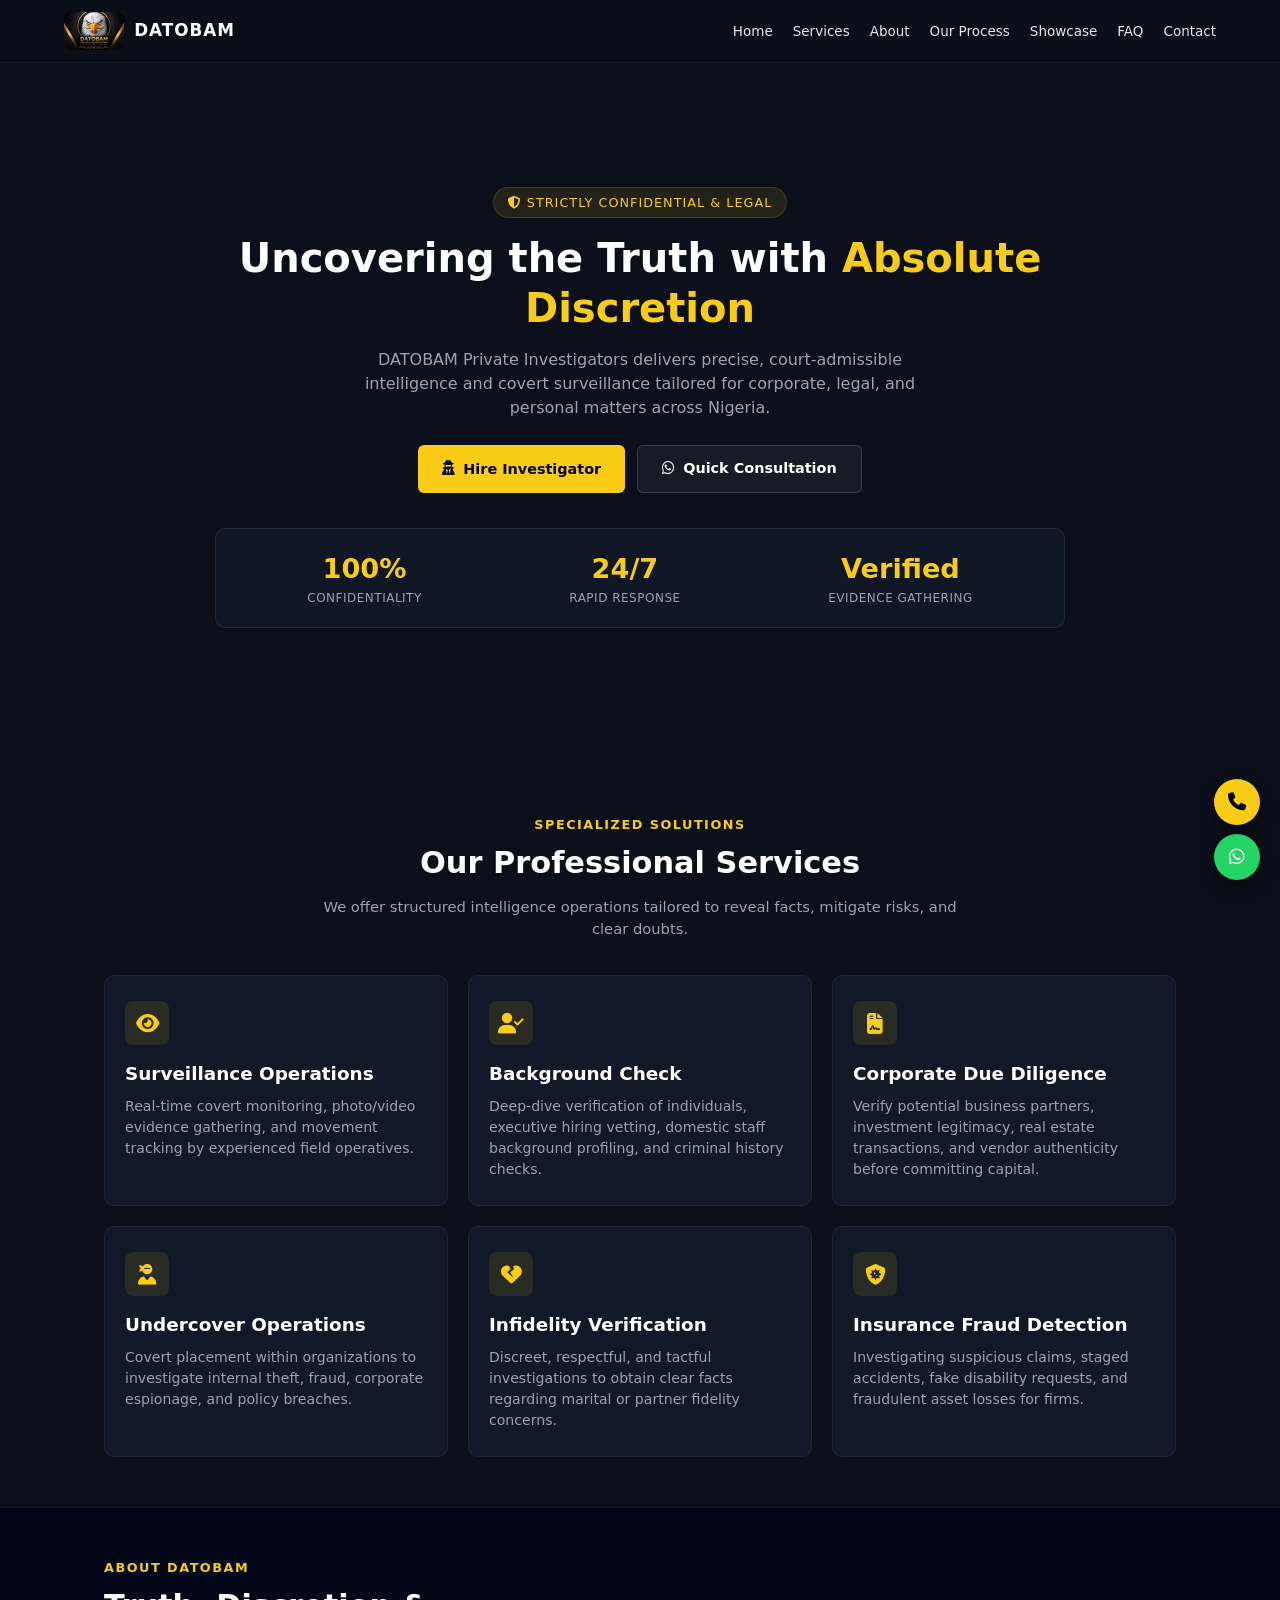
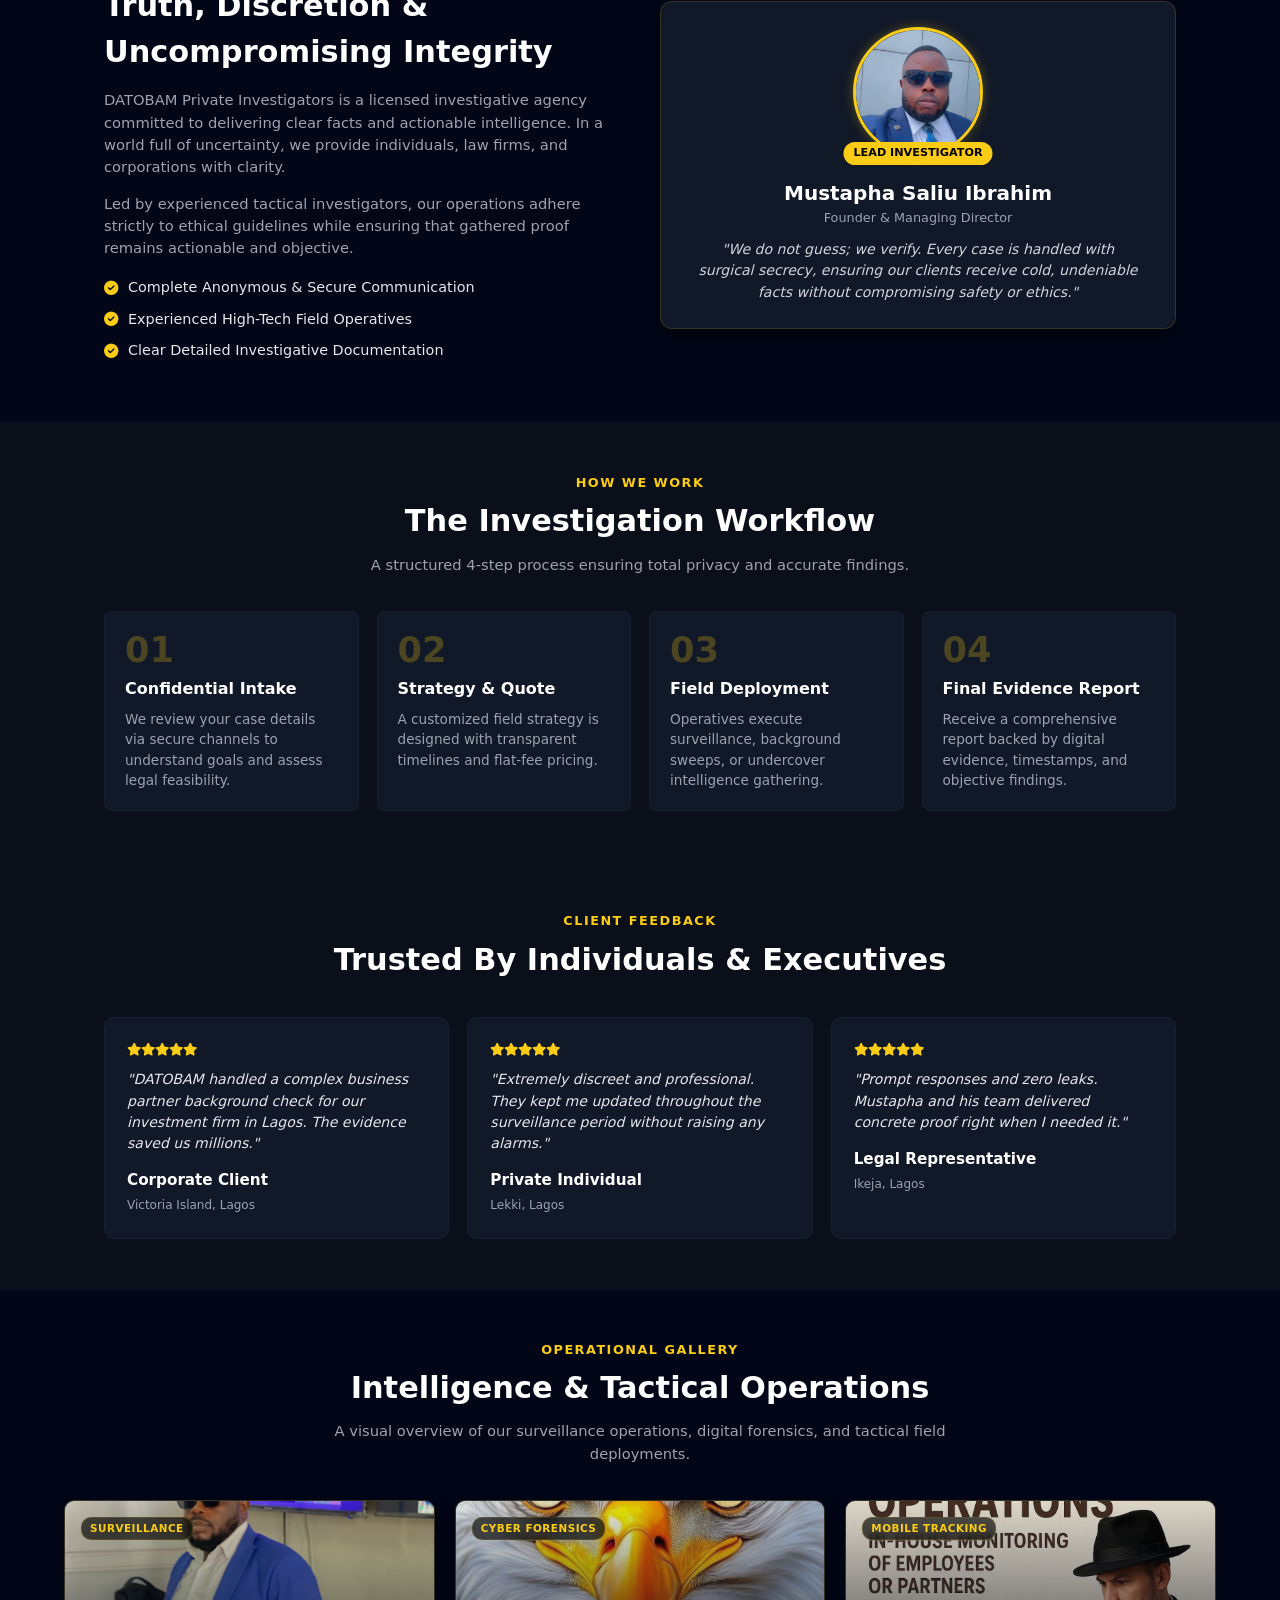
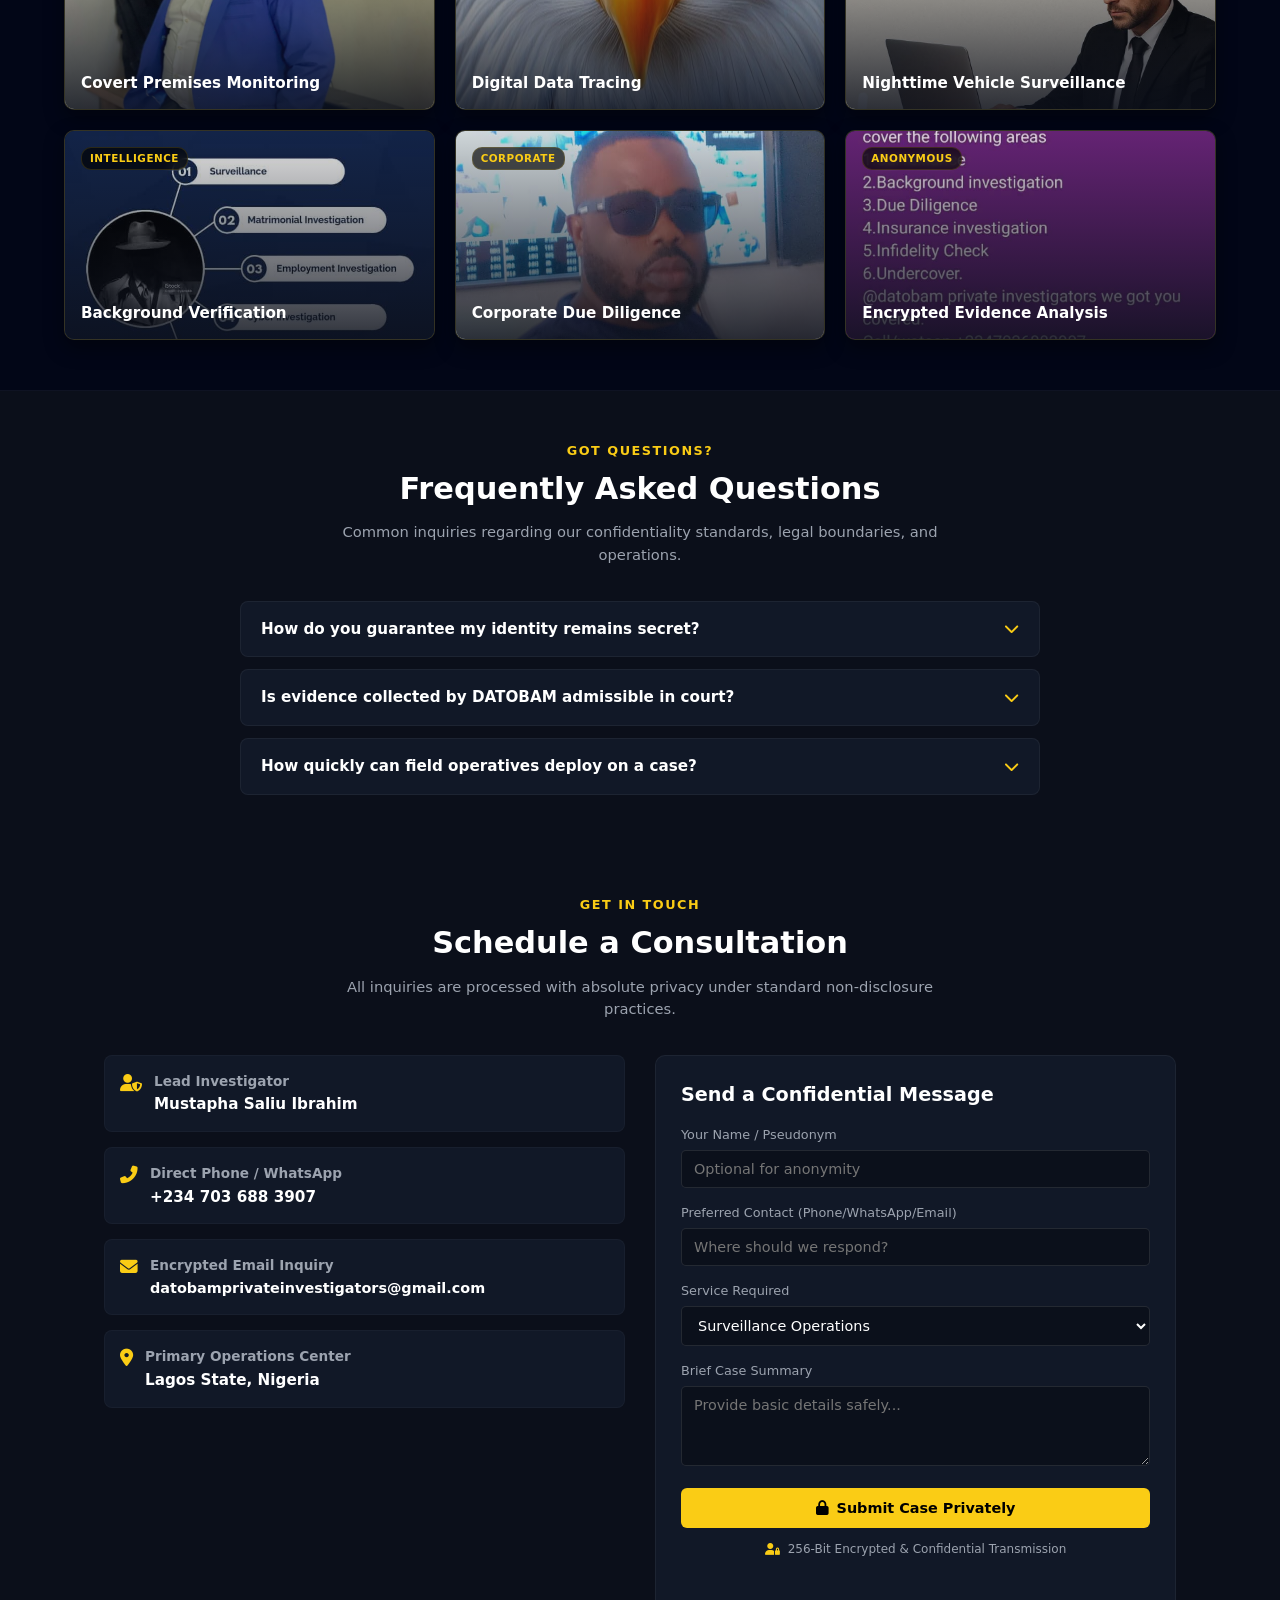
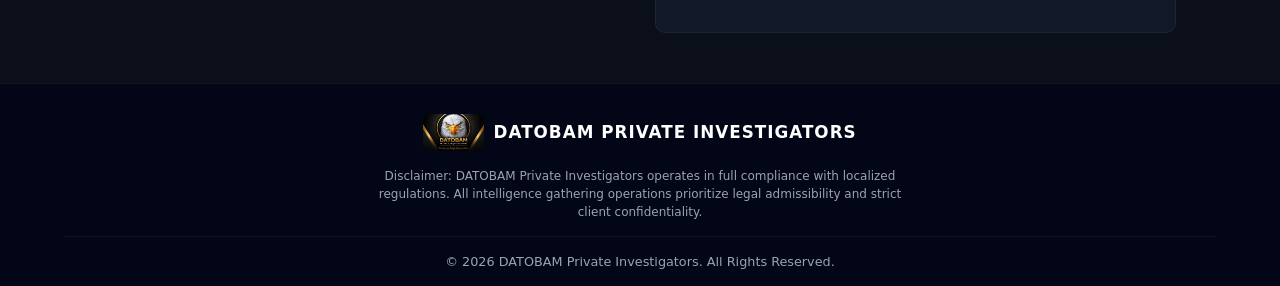
<file: index.html>
<!DOCTYPE html>
<html lang="en">
<head>
<meta charset="UTF-8">
<meta name="viewport" content="width=device-width, initial-scale=1.0">
<title>DATOBAM Private Investigators | Confidential & Professional Investigative Services</title>

<!-- FAVICON / SITE LOGO (FOR GOOGLE SEARCH RESULTS & BROWSER TABS) -->
<link rel="icon" type="image/jpeg" href="logo.jpg">
<link rel="apple-touch-icon" href="logo.jpg">

<!-- Font Awesome -->
<link rel="stylesheet" href="https://cdnjs.cloudflare.com/ajax/libs/font-awesome/6.4.0/css/all.min.css">

<style>
:root {
  --gold: #facc15;
  --gold-hover: #eab308;
  --dark: #0b0f1a;
  --card: #111827;
  --card-hover: #1f2937;
  --border: rgba(250, 204, 21, 0.15);
  --text-muted: #9ca3af;
}

* {
  margin: 0;
  padding: 0;
  box-sizing: border-box;
  font-family: 'Segoe UI', system-ui, -apple-system, sans-serif;
  scroll-behavior: smooth;
}

body {
  background: var(--dark);
  color: #fff;
  line-height: 1.5;
  overflow-x: hidden;
}

/* NAVIGATION */
nav {
  position: fixed;
  top: 0;
  width: 100%;
  display: flex;
  justify-content: space-between;
  align-items: center;
  padding: 12px 5%;
  background: rgba(11, 15, 26, 0.92);
  backdrop-filter: blur(12px);
  border-bottom: 1px solid rgba(255, 255, 255, 0.05);
  z-index: 1000;
}

.logo-container {
  display: flex;
  align-items: center;
  gap: 10px;
  text-decoration: none;
  color: #fff;
}

.logo-img {
  height: 38px;
  width: auto;
  object-fit: contain;
  border-radius: 6px;
}

.logo-text {
  font-weight: 700;
  letter-spacing: 1px;
  font-size: 1.05rem;
}

.nav-links {
  display: flex;
  gap: 20px;
  align-items: center;
}

nav a {
  color: #e5e7eb;
  text-decoration: none;
  font-size: 13.5px;
  font-weight: 500;
  transition: 0.3s;
}

nav a:hover {
  color: var(--gold);
}

.mobile-menu-btn {
  display: none;
  background: none;
  border: none;
  color: #fff;
  font-size: 22px;
  cursor: pointer;
}

/* HERO SECTION WITH 4 SPACE SLIDES */
.hero {
  min-height: 85vh;
  display: flex;
  flex-direction: column;
  justify-content: center;
  align-items: center;
  text-align: center;
  padding: 90px 20px 40px;
  position: relative;
  overflow: hidden;
}

.hero-bg-slider {
  position: absolute;
  top: 0;
  left: 0;
  width: 100%;
  height: 100%;
  z-index: 1;
}

.hero-slide {
  position: absolute;
  top: 0;
  left: 0;
  width: 100%;
  height: 100%;
  background-size: cover;
  background-position: center;
  opacity: 0;
  animation: spaceSlider 24s infinite ease-in-out;
}

.hero-slide:nth-child(1) {
  background-image: linear-gradient(180deg, rgba(11,15,26,0.7) 0%, rgba(11,15,26,0.92) 100%), 
                    url('https://images.unsplash.com/photo-1451187580459-43490279c0fa?q=80&w=1920');
  animation-delay: 0s;
}

.hero-slide:nth-child(2) {
  background-image: linear-gradient(180deg, rgba(11,15,26,0.7) 0%, rgba(11,15,26,0.92) 100%), 
                    url('https://images.unsplash.com/photo-1614728894747-a83421e2b9c9?q=80&w=1920');
  animation-delay: 6s;
}

.hero-slide:nth-child(3) {
  background-image: linear-gradient(180deg, rgba(11,15,26,0.7) 0%, rgba(11,15,26,0.92) 100%), 
                    url('https://images.unsplash.com/photo-1506703719100-a0f3a48c0f86?q=80&w=1920');
  animation-delay: 12s;
}

.hero-slide:nth-child(4) {
  background-image: linear-gradient(180deg, rgba(11,15,26,0.7) 0%, rgba(11,15,26,0.92) 100%), 
                    url('https://images.unsplash.com/photo-1446776811953-b23d57bd21aa?q=80&w=1920');
  animation-delay: 18s;
}

@keyframes spaceSlider {
  0% { opacity: 0; transform: scale(1); }
  6% { opacity: 1; }
  25% { opacity: 1; }
  31% { opacity: 0; transform: scale(1.05); }
  100% { opacity: 0; }
}

.hero-content {
  position: relative;
  z-index: 2;
  display: flex;
  flex-direction: column;
  align-items: center;
}

.hero-badge {
  padding: 5px 14px;
  background: rgba(250, 204, 21, 0.1);
  border: 1px solid var(--border);
  color: var(--gold);
  border-radius: 20px;
  font-size: 0.8rem;
  letter-spacing: 1px;
  text-transform: uppercase;
  margin-bottom: 15px;
  animation: fadeUp 0.8s ease;
}

.hero h1 {
  font-size: 2.5rem;
  color: #fff;
  max-width: 850px;
  line-height: 1.25;
  margin-bottom: 15px;
  animation: fadeUp 1s ease;
}

.hero h1 span {
  color: var(--gold);
}

.hero p {
  max-width: 580px;
  color: var(--text-muted);
  font-size: 1rem;
  margin-bottom: 25px;
  animation: fadeUp 1.2s ease;
}

.hero-cta-group {
  display: flex;
  gap: 12px;
  flex-wrap: wrap;
  justify-content: center;
  animation: fadeUp 1.4s ease;
}

.btn {
  padding: 12px 24px;
  background: var(--gold);
  color: #000;
  border: none;
  border-radius: 6px;
  font-weight: 700;
  cursor: pointer;
  transition: all 0.3s ease;
  display: inline-flex;
  align-items: center;
  gap: 8px;
  text-decoration: none;
  font-size: 0.9rem;
}

.btn:hover {
  background: var(--gold-hover);
  transform: translateY(-2px);
  box-shadow: 0 8px 18px rgba(250, 204, 21, 0.2);
}

.btn-secondary {
  background: rgba(255, 255, 255, 0.05);
  color: #fff;
  border: 1px solid rgba(255, 255, 255, 0.15);
}

.btn-secondary:hover {
  background: rgba(255, 255, 255, 0.1);
  color: #fff;
}

/* STATS COUNTER BAR */
.stats-bar {
  display: flex;
  justify-content: space-around;
  flex-wrap: wrap;
  gap: 15px;
  width: 100%;
  max-width: 1000px;
  margin-top: 35px;
  padding: 20px 25px;
  background: rgba(17, 24, 39, 0.85);
  border: 1px solid rgba(255,255,255,0.08);
  border-radius: 10px;
  backdrop-filter: blur(10px);
}

.stat-item {
  text-align: center;
}

.stat-number {
  font-size: 1.7rem;
  font-weight: 800;
  color: var(--gold);
}

.stat-label {
  font-size: 0.75rem;
  color: var(--text-muted);
  text-transform: uppercase;
  letter-spacing: 0.5px;
}

/* SECTIONS COMMON */
.section {
  padding: 50px 5%;
  max-width: 1200px;
  margin: 0 auto;
}

.section-header {
  text-align: center;
  max-width: 650px;
  margin: 0 auto 35px;
}

.section-tag {
  color: var(--gold);
  font-size: 0.8rem;
  text-transform: uppercase;
  letter-spacing: 1.5px;
  font-weight: 600;
  display: block;
  margin-bottom: 6px;
}

.section-title {
  font-size: 1.9rem;
  color: #fff;
  margin-bottom: 10px;
}

.section-desc {
  color: var(--text-muted);
  font-size: 0.92rem;
}

/* SERVICES GRID */
.services-grid {
  display: grid;
  grid-template-columns: repeat(auto-fit, minmax(280px, 1fr));
  gap: 20px;
}

.card {
  background: var(--card);
  padding: 25px 20px;
  border-radius: 10px;
  border: 1px solid rgba(255, 255, 255, 0.05);
  transition: all 0.3s ease;
  opacity: 0;
  transform: translateY(25px);
  display: flex;
  flex-direction: column;
}

.card.show {
  opacity: 1;
  transform: translateY(0);
}

.card:hover {
  background: var(--card-hover);
  border-color: var(--border);
  transform: translateY(-4px);
}

.card-icon {
  width: 44px;
  height: 44px;
  background: rgba(250, 204, 21, 0.1);
  color: var(--gold);
  border-radius: 8px;
  display: flex;
  align-items: center;
  justify-content: center;
  font-size: 1.3rem;
  margin-bottom: 15px;
}

.card h3 {
  font-size: 1.15rem;
  margin-bottom: 8px;
}

.card p {
  color: var(--text-muted);
  font-size: 0.88rem;
  flex-grow: 1;
}

/* ABOUT SECTION & CEO SPOTLIGHT */
.about-wrapper {
  background: #020617;
  border-top: 1px solid rgba(255,255,255,0.05);
  border-bottom: 1px solid rgba(255,255,255,0.05);
}

.about-grid {
  display: grid;
  grid-template-columns: 1fr 1fr;
  gap: 40px;
  align-items: center;
}

.about-content h2 {
  font-size: 1.9rem;
  margin-bottom: 15px;
}

.about-content p {
  color: var(--text-muted);
  margin-bottom: 15px;
  font-size: 0.92rem;
}

.features-list {
  list-style: none;
  margin-top: 18px;
}

.features-list li {
  display: flex;
  align-items: center;
  gap: 10px;
  margin-bottom: 10px;
  color: #e5e7eb;
  font-size: 0.9rem;
}

.features-list i {
  color: var(--gold);
}

/* CEO CARD */
.ceo-card {
  background: var(--card);
  border: 1px solid var(--border);
  border-radius: 12px;
  padding: 25px;
  display: flex;
  flex-direction: column;
  align-items: center;
  text-align: center;
  position: relative;
  box-shadow: 0 8px 25px rgba(0,0,0,0.4);
}

.ceo-image-wrapper {
  position: relative;
  width: 130px;
  height: 130px;
  margin-bottom: 15px;
}

.ceo-photo {
  width: 100%;
  height: 100%;
  object-fit: cover;
  border-radius: 50%;
  border: 3px solid var(--gold);
  box-shadow: 0 0 12px rgba(250, 204, 21, 0.3);
}

.ceo-title-badge {
  position: absolute;
  bottom: -8px;
  left: 50%;
  transform: translateX(-50%);
  background: var(--gold);
  color: #000;
  font-size: 0.7rem;
  font-weight: 800;
  padding: 3px 10px;
  border-radius: 15px;
  white-space: nowrap;
}

.ceo-card h3 {
  font-size: 1.25rem;
  margin-top: 6px;
  color: #fff;
}

.ceo-card .subtitle {
  font-size: 0.8rem;
  color: var(--text-muted);
  margin-bottom: 12px;
}

.ceo-speech {
  font-style: italic;
  color: #d1d5db;
  font-size: 0.88rem;
  line-height: 1.5;
  position: relative;
  padding: 0 8px;
}

/* PROCESS SECTION */
.process-steps {
  display: grid;
  grid-template-columns: repeat(auto-fit, minmax(200px, 1fr));
  gap: 18px;
}

.step-card {
  background: var(--card);
  padding: 20px;
  border-radius: 8px;
  position: relative;
  border: 1px solid rgba(255,255,255,0.03);
}

.step-num {
  font-size: 2.2rem;
  font-weight: 800;
  color: rgba(250, 204, 21, 0.25);
  line-height: 1;
  margin-bottom: 10px;
}

.step-card h4 {
  font-size: 1rem;
  margin-bottom: 8px;
}

.step-card p {
  font-size: 0.85rem;
  color: var(--text-muted);
}

/* TESTIMONIALS */
.testimonials-grid {
  display: grid;
  grid-template-columns: repeat(auto-fit, minmax(280px, 1fr));
  gap: 18px;
}

.testimonial {
  background: var(--card);
  padding: 22px;
  border-radius: 10px;
  border: 1px solid rgba(255,255,255,0.03);
  opacity: 0;
  transform: translateY(25px);
  transition: all 0.4s ease;
}

.testimonial.show {
  opacity: 1;
  transform: translateY(0);
}

.stars {
  color: var(--gold);
  margin-bottom: 10px;
  font-size: 0.8rem;
}

.testimonial-text {
  color: #e5e7eb;
  font-style: italic;
  font-size: 0.88rem;
  margin-bottom: 15px;
}

.client-info h5 {
  font-size: 0.95rem;
  color: #fff;
}

.client-info span {
  font-size: 0.75rem;
  color: var(--text-muted);
}

/* SCROLL-ANIMATED GALLERY SECTION */
.image-showcase-section {
  padding: 50px 5%;
  background: #020617;
  border-top: 1px solid rgba(255,255,255,0.05);
  border-bottom: 1px solid rgba(255,255,255,0.05);
}

.gallery-grid {
  display: grid;
  grid-template-columns: repeat(auto-fit, minmax(280px, 1fr));
  gap: 20px;
  max-width: 1200px;
  margin: 0 auto;
}

.gallery-card {
  position: relative;
  height: 210px;
  border-radius: 10px;
  overflow: hidden;
  background: var(--card);
  border: 1px solid var(--border);
  box-shadow: 0 8px 20px rgba(0, 0, 0, 0.4);
  opacity: 0;
  transform: translateY(30px);
  transition: opacity 0.6s ease, transform 0.6s ease, border-color 0.3s ease;
}

.gallery-card.show {
  opacity: 1;
  transform: translateY(0);
}

.gallery-card img {
  width: 100%;
  height: 100%;
  object-fit: cover;
  display: block;
  transition: transform 0.5s ease;
}

.gallery-card:hover {
  border-color: var(--gold);
  box-shadow: 0 12px 25px rgba(250, 204, 21, 0.2);
}

.gallery-card:hover img {
  transform: scale(1.08);
}

.gallery-overlay {
  position: absolute;
  inset: 0;
  background: linear-gradient(180deg, rgba(0, 0, 0, 0.1) 0%, rgba(11, 15, 26, 0.85) 100%);
  display: flex;
  flex-direction: column;
  justify-content: space-between;
  padding: 16px;
  pointer-events: none;
}

.gallery-badge {
  align-self: flex-start;
  padding: 3px 8px;
  background: rgba(0, 0, 0, 0.65);
  border: 1px solid var(--border);
  color: var(--gold);
  font-size: 0.65rem;
  font-weight: 700;
  border-radius: 10px;
  letter-spacing: 0.5px;
  backdrop-filter: blur(4px);
}

.gallery-title {
  font-size: 0.95rem;
  font-weight: 700;
  color: #fff;
  line-height: 1.2;
}

/* FAQ ACCORDION SECTION */
.faq-grid {
  max-width: 800px;
  margin: 0 auto;
  display: flex;
  flex-direction: column;
  gap: 12px;
}

.faq-item {
  background: var(--card);
  border: 1px solid rgba(255, 255, 255, 0.05);
  border-radius: 8px;
  overflow: hidden;
  transition: border-color 0.3s ease;
}

.faq-item.active {
  border-color: var(--border);
}

.faq-question {
  padding: 16px 20px;
  display: flex;
  justify-content: space-between;
  align-items: center;
  cursor: pointer;
  font-weight: 600;
  font-size: 0.95rem;
  color: #fff;
}

.faq-question i {
  color: var(--gold);
  transition: transform 0.3s ease;
}

.faq-item.active .faq-question i {
  transform: rotate(180deg);
}

.faq-answer {
  max-height: 0;
  overflow: hidden;
  transition: max-height 0.3s ease, padding 0.3s ease;
  padding: 0 20px;
  color: var(--text-muted);
  font-size: 0.88rem;
  line-height: 1.6;
}

.faq-item.active .faq-answer {
  max-height: 150px;
  padding: 0 20px 16px 20px;
}

/* CONTACT & LOCATION */
.contact-grid {
  display: grid;
  grid-template-columns: 1fr 1fr;
  gap: 30px;
}

.contact-info {
  display: flex;
  flex-direction: column;
  gap: 15px;
}

.info-item {
  display: flex;
  align-items: flex-start;
  gap: 12px;
  background: var(--card);
  padding: 15px;
  border-radius: 8px;
  border: 1px solid rgba(255,255,255,0.03);
}

.info-item i {
  color: var(--gold);
  font-size: 1.1rem;
  margin-top: 3px;
}

.info-item h4 {
  font-size: 0.85rem;
  color: var(--text-muted);
  margin-bottom: 2px;
}

.info-item p {
  font-size: 0.95rem;
  font-weight: 600;
}

.contact-form {
  background: var(--card);
  padding: 25px;
  border-radius: 10px;
  border: 1px solid rgba(255,255,255,0.05);
}

.form-group {
  margin-bottom: 15px;
}

.form-group label {
  display: block;
  font-size: 0.8rem;
  color: var(--text-muted);
  margin-bottom: 6px;
}

.form-control {
  width: 100%;
  padding: 10px 12px;
  background: rgba(0, 0, 0, 0.3);
  border: 1px solid rgba(255,255,255,0.1);
  border-radius: 5px;
  color: #fff;
  outline: none;
  font-size: 0.9rem;
  transition: 0.3s;
}

.form-control:focus {
  border-color: var(--gold);
}

textarea.form-control {
  resize: vertical;
  min-height: 80px;
}

.security-badge {
  display: flex;
  align-items: center;
  gap: 8px;
  font-size: 0.75rem;
  color: var(--text-muted);
  margin-top: 12px;
  justify-content: center;
}

.security-badge i {
  color: var(--gold);
}

.map {
  width: 100%;
  height: 200px;
  border: 0;
  border-radius: 8px;
  margin-top: 10px;
}

/* FLOATING BUTTONS */
.float-btn {
  position: fixed;
  right: 20px;
  width: 46px;
  height: 46px;
  border-radius: 50%;
  display: flex;
  align-items: center;
  justify-content: center;
  color: #fff;
  text-decoration: none;
  font-size: 18px;
  box-shadow: 0 8px 16px rgba(0,0,0,0.4);
  z-index: 999;
  transition: transform 0.3s;
}

.float-btn:hover {
  transform: scale(1.1);
}

.whatsapp {
  bottom: 20px;
  background: #25D366;
}

.call {
  bottom: 75px;
  background: var(--gold);
  color: #000;
}

/* FOOTER */
footer {
  background: #020617;
  padding: 30px 5% 15px;
  border-top: 1px solid rgba(255,255,255,0.05);
  text-align: center;
}

.footer-content {
  max-width: 1200px;
  margin: 0 auto;
  display: flex;
  flex-direction: column;
  align-items: center;
  gap: 15px;
}

.footer-disclaimer {
  max-width: 550px;
  font-size: 0.75rem;
  color: var(--text-muted);
}

.footer-bottom {
  margin-top: 15px;
  padding-top: 15px;
  border-top: 1px solid rgba(255,255,255,0.05);
  font-size: 0.8rem;
  color: var(--text-muted);
  width: 100%;
}

@keyframes fadeUp {
  from { opacity: 0; transform: translateY(20px); }
  to { opacity: 1; transform: translateY(0); }
}

@media (max-width: 900px) {
  .about-grid, .contact-grid {
    grid-template-columns: 1fr;
  }
}

@media (max-width: 768px) {
  .nav-links {
    display: none;
    position: absolute;
    top: 100%;
    left: 0;
    width: 100%;
    background: var(--card);
    flex-direction: column;
    padding: 15px;
    border-bottom: 1px solid var(--border);
  }
  
  .nav-links.active {
    display: flex;
  }
  
  .mobile-menu-btn {
    display: block;
  }

  .hero h1 {
    font-size: 1.8rem;
  }

  .stats-bar {
    flex-direction: column;
    gap: 15px;
  }
}
</style>
</head>

<body>

<!-- NAVIGATION -->
<nav>
  <a href="#" class="logo-container">
    <img src="logo.jpg" alt="DATOBAM Logo" class="logo-img" onerror="this.src='https://images.unsplash.com/photo-1557597774-9d273605dfa9?q=80&w=200'">
    <span class="logo-text">DATOBAM</span>
  </a>

  <button class="mobile-menu-btn" onclick="toggleMenu()" aria-label="Toggle Menu">
    <i class="fas fa-bars"></i>
  </button>

  <div class="nav-links" id="navLinks">
    <a href="#home" onclick="closeMenu()">Home</a>
    <a href="#services" onclick="closeMenu()">Services</a>
    <a href="#about" onclick="closeMenu()">About</a>
    <a href="#process" onclick="closeMenu()">Our Process</a>
    <a href="#showcase" onclick="closeMenu()">Showcase</a>
    <a href="#faq" onclick="closeMenu()">FAQ</a>
    <a href="#location" onclick="closeMenu()">Contact</a>
  </div>
</nav>

<!-- HERO SECTION WITH MULTIPLE SPACE BACKGROUNDS -->
<section class="hero" id="home">
  <div class="hero-bg-slider">
    <div class="hero-slide"></div>
    <div class="hero-slide"></div>
    <div class="hero-slide"></div>
    <div class="hero-slide"></div>
  </div>

  <div class="hero-content">
    <div class="hero-badge"><i class="fas fa-shield-alt"></i> Strictly Confidential & Legal</div>
    <h1>Uncovering the Truth with <span>Absolute Discretion</span></h1>
    <p>
      DATOBAM Private Investigators delivers precise, court-admissible intelligence and covert surveillance tailored for corporate, legal, and personal matters across Nigeria.
    </p>
    
    <div class="hero-cta-group">
      <button class="btn" onclick="goContact()"><i class="fas fa-user-secret"></i> Hire Investigator</button>
      <a href="https://wa.me/2347036883907" class="btn btn-secondary" target="_blank"><i class="fab fa-whatsapp"></i> Quick Consultation</a>
    </div>

    <div class="stats-bar">
      <div class="stat-item">
        <div class="stat-number">100%</div>
        <div class="stat-label">Confidentiality</div>
      </div>
      <div class="stat-item">
        <div class="stat-number">24/7</div>
        <div class="stat-label">Rapid Response</div>
      </div>
      <div class="stat-item">
        <div class="stat-number">Verified</div>
        <div class="stat-label">Evidence Gathering</div>
      </div>
    </div>
  </div>
</section>

<!-- SERVICES SECTION -->
<section class="section" id="services">
  <div class="section-header">
    <span class="section-tag">Specialized Solutions</span>
    <h2 class="section-title">Our Professional Services</h2>
    <p class="section-desc">We offer structured intelligence operations tailored to reveal facts, mitigate risks, and clear doubts.</p>
  </div>

  <div class="services-grid">
    <div class="card">
      <div class="card-icon"><i class="fas fa-eye"></i></div>
      <h3>Surveillance Operations</h3>
      <p>Real-time covert monitoring, photo/video evidence gathering, and movement tracking by experienced field operatives.</p>
    </div>

    <div class="card">
      <div class="card-icon"><i class="fas fa-user-check"></i></div>
      <h3>Background Check</h3>
      <p>Deep-dive verification of individuals, executive hiring vetting, domestic staff background profiling, and criminal history checks.</p>
    </div>

    <div class="card">
      <div class="card-icon"><i class="fas fa-file-contract"></i></div>
      <h3>Corporate Due Diligence</h3>
      <p>Verify potential business partners, investment legitimacy, real estate transactions, and vendor authenticity before committing capital.</p>
    </div>

    <div class="card">
      <div class="card-icon"><i class="fas fa-user-ninja"></i></div>
      <h3>Undercover Operations</h3>
      <p>Covert placement within organizations to investigate internal theft, fraud, corporate espionage, and policy breaches.</p>
    </div>

    <div class="card">
      <div class="card-icon"><i class="fas fa-heart-broken"></i></div>
      <h3>Infidelity Verification</h3>
      <p>Discreet, respectful, and tactful investigations to obtain clear facts regarding marital or partner fidelity concerns.</p>
    </div>

    <div class="card">
      <div class="card-icon"><i class="fas fa-shield-virus"></i></div>
      <h3>Insurance Fraud Detection</h3>
      <p>Investigating suspicious claims, staged accidents, fake disability requests, and fraudulent asset losses for firms.</p>
    </div>
  </div>
</section>

<!-- ABOUT & CEO SPOTLIGHT -->
<div class="about-wrapper">
  <section class="section about-grid" id="about">
    <div class="about-content">
      <span class="section-tag">About DATOBAM</span>
      <h2>Truth, Discretion & Uncompromising Integrity</h2>
      <p>
        DATOBAM Private Investigators is a licensed investigative agency committed to delivering clear facts and actionable intelligence. In a world full of uncertainty, we provide individuals, law firms, and corporations with clarity.
      </p>
      <p>
        Led by experienced tactical investigators, our operations adhere strictly to ethical guidelines while ensuring that gathered proof remains actionable and objective.
      </p>

      <ul class="features-list">
        <li><i class="fas fa-check-circle"></i> Complete Anonymous & Secure Communication</li>
        <li><i class="fas fa-check-circle"></i> Experienced High-Tech Field Operatives</li>
        <li><i class="fas fa-check-circle"></i> Clear Detailed Investigative Documentation</li>
      </ul>
    </div>

    <div class="ceo-card">
      <div class="ceo-image-wrapper">
        <img src="ceo.jpg" alt="Mustapha Saliu Ibrahim - CEO" class="ceo-photo" onerror="this.src='https://images.unsplash.com/photo-1507003211169-0a1dd7228f2d?q=80&w=300'">
        <span class="ceo-title-badge">LEAD INVESTIGATOR</span>
      </div>
      <h3>Mustapha Saliu Ibrahim</h3>
      <p class="subtitle">Founder & Managing Director</p>
      
      <div class="ceo-speech">
        "We do not guess; we verify. Every case is handled with surgical secrecy, ensuring our clients receive cold, undeniable facts without compromising safety or ethics."
      </div>
    </div>
  </section>
</div>

<!-- PROCESS SECTION -->
<section class="section" id="process">
  <div class="section-header">
    <span class="section-tag">How We Work</span>
    <h2 class="section-title">The Investigation Workflow</h2>
    <p class="section-desc">A structured 4-step process ensuring total privacy and accurate findings.</p>
  </div>

  <div class="process-steps">
    <div class="step-card">
      <div class="step-num">01</div>
      <h4>Confidential Intake</h4>
      <p>We review your case details via secure channels to understand goals and assess legal feasibility.</p>
    </div>

    <div class="step-card">
      <div class="step-num">02</div>
      <h4>Strategy & Quote</h4>
      <p>A customized field strategy is designed with transparent timelines and flat-fee pricing.</p>
    </div>

    <div class="step-card">
      <div class="step-num">03</div>
      <h4>Field Deployment</h4>
      <p>Operatives execute surveillance, background sweeps, or undercover intelligence gathering.</p>
    </div>

    <div class="step-card">
      <div class="step-num">04</div>
      <h4>Final Evidence Report</h4>
      <p>Receive a comprehensive report backed by digital evidence, timestamps, and objective findings.</p>
    </div>
  </div>
</section>

<!-- TESTIMONIALS -->
<section class="section">
  <div class="section-header">
    <span class="section-tag">Client Feedback</span>
    <h2 class="section-title">Trusted By Individuals & Executives</h2>
  </div>

  <div class="testimonials-grid">
    <div class="testimonial">
      <div class="stars"><i class="fas fa-star"></i><i class="fas fa-star"></i><i class="fas fa-star"></i><i class="fas fa-star"></i><i class="fas fa-star"></i></div>
      <p class="testimonial-text">"DATOBAM handled a complex business partner background check for our investment firm in Lagos. The evidence saved us millions."</p>
      <div class="client-info">
        <h5>Corporate Client</h5>
        <span>Victoria Island, Lagos</span>
      </div>
    </div>

    <div class="testimonial">
      <div class="stars"><i class="fas fa-star"></i><i class="fas fa-star"></i><i class="fas fa-star"></i><i class="fas fa-star"></i><i class="fas fa-star"></i></div>
      <p class="testimonial-text">"Extremely discreet and professional. They kept me updated throughout the surveillance period without raising any alarms."</p>
      <div class="client-info">
        <h5>Private Individual</h5>
        <span>Lekki, Lagos</span>
      </div>
    </div>

    <div class="testimonial">
      <div class="stars"><i class="fas fa-star"></i><i class="fas fa-star"></i><i class="fas fa-star"></i><i class="fas fa-star"></i><i class="fas fa-star"></i></div>
      <p class="testimonial-text">"Prompt responses and zero leaks. Mustapha and his team delivered concrete proof right when I needed it."</p>
      <div class="client-info">
        <h5>Legal Representative</h5>
        <span>Ikeja, Lagos</span>
      </div>
    </div>
  </div>
</section>

<!-- SCROLL-ANIMATED GALLERY SECTION -->
<section class="image-showcase-section" id="showcase">
  <div class="section-header">
    <span class="section-tag">OPERATIONAL GALLERY</span>
    <h2 class="section-title">Intelligence & Tactical Operations</h2>
    <p class="section-desc">A visual overview of our surveillance operations, digital forensics, and tactical field deployments.</p>
  </div>

  <div class="gallery-grid">
    <div class="gallery-card">
      <img src="1.jpg" alt="Covert Premises Monitoring" onerror="this.src='https://images.unsplash.com/photo-1557597774-9d273605dfa9?q=80&w=600'">
      <div class="gallery-overlay">
        <span class="gallery-badge">SURVEILLANCE</span>
        <h3 class="gallery-title">Covert Premises Monitoring</h3>
      </div>
    </div>

    <div class="gallery-card">
      <img src="2.jpg" alt="Digital Data Tracing" onerror="this.src='https://images.unsplash.com/photo-1526374965328-7f61d4dc18c5?q=80&w=600'">
      <div class="gallery-overlay">
        <span class="gallery-badge">CYBER FORENSICS</span>
        <h3 class="gallery-title">Digital Data Tracing</h3>
      </div>
    </div>

    <div class="gallery-card">
      <img src="3.jpg" alt="Nighttime Vehicle Surveillance" onerror="this.src='https://images.unsplash.com/photo-1508873696983-2df515122519?q=80&w=600'">
      <div class="gallery-overlay">
        <span class="gallery-badge">MOBILE TRACKING</span>
        <h3 class="gallery-title">Nighttime Vehicle Surveillance</h3>
      </div>
    </div>

    <div class="gallery-card">
      <img src="4.jpg" alt="Background Verification" onerror="this.src='https://images.unsplash.com/photo-1451187580459-43490279c0fa?q=80&w=600'">
      <div class="gallery-overlay">
        <span class="gallery-badge">INTELLIGENCE</span>
        <h3 class="gallery-title">Background Verification</h3>
      </div>
    </div>

    <div class="gallery-card">
      <img src="5.jpg" alt="Corporate Due Diligence" onerror="this.src='https://images.unsplash.com/photo-1486406146926-c627a92ad1ab?q=80&w=600'">
      <div class="gallery-overlay">
        <span class="gallery-badge">CORPORATE</span>
        <h3 class="gallery-title">Corporate Due Diligence</h3>
      </div>
    </div>

    <div class="gallery-card">
      <img src="6.jpg" alt="Encrypted Evidence Analysis" onerror="this.src='https://images.unsplash.com/photo-1563986768609-322da13575f3?q=80&w=600'">
      <div class="gallery-overlay">
        <span class="gallery-badge">ANONYMOUS</span>
        <h3 class="gallery-title">Encrypted Evidence Analysis</h3>
      </div>
    </div>
  </div>
</section>

<!-- FREQUENTLY ASKED QUESTIONS -->
<section class="section" id="faq">
  <div class="section-header">
    <span class="section-tag">Got Questions?</span>
    <h2 class="section-title">Frequently Asked Questions</h2>
    <p class="section-desc">Common inquiries regarding our confidentiality standards, legal boundaries, and operations.</p>
  </div>

  <div class="faq-grid">
    <div class="faq-item">
      <div class="faq-question" onclick="toggleFaq(this)">
        <span>How do you guarantee my identity remains secret?</span>
        <i class="fas fa-chevron-down"></i>
      </div>
      <div class="faq-answer">
        We utilize encrypted communication channels, operate under strict Non-Disclosure Agreements (NDAs), and ensure case records are destroyed or archived in zero-knowledge storage following completion.
      </div>
    </div>

    <div class="faq-item">
      <div class="faq-question" onclick="toggleFaq(this)">
        <span>Is evidence collected by DATOBAM admissible in court?</span>
        <i class="fas fa-chevron-down"></i>
      </div>
      <div class="faq-answer">
        Yes. All surveillance, photographic, and document gathering operations are performed legally within Nigerian statutory guidelines to ensure evidence remains court-ready.
      </div>
    </div>

    <div class="faq-item">
      <div class="faq-question" onclick="toggleFaq(this)">
        <span>How quickly can field operatives deploy on a case?</span>
        <i class="fas fa-chevron-down"></i>
      </div>
      <div class="faq-answer">
        Urgent surveillance or intelligence assignments in major metropolitan hubs like Lagos can be deployed within 12 to 24 hours post-intake.
      </div>
    </div>
  </div>
</section>

<!-- CONTACT & LOCATION -->
<section class="section" id="location">
  <div class="section-header">
    <span class="section-tag">Get In Touch</span>
    <h2 class="section-title">Schedule a Consultation</h2>
    <p class="section-desc">All inquiries are processed with absolute privacy under standard non-disclosure practices.</p>
  </div>

  <div class="contact-grid" id="contact">
    <div class="contact-info">
      <div class="info-item">
        <i class="fas fa-user-shield"></i>
        <div>
          <h4>Lead Investigator</h4>
          <p>Mustapha Saliu Ibrahim</p>
        </div>
      </div>

      <div class="info-item">
        <i class="fas fa-phone-alt"></i>
        <div>
          <h4>Direct Phone / WhatsApp</h4>
          <p><a href="tel:+2347036883907" style="color:#fff; text-decoration:none;">+234 703 688 3907</a></p>
        </div>
      </div>

      <div class="info-item">
        <i class="fas fa-envelope"></i>
        <div>
          <h4>Encrypted Email Inquiry</h4>
          <p style="font-size: 0.9rem;">datobamprivateinvestigators@gmail.com</p>
        </div>
      </div>

      <div class="info-item">
        <i class="fas fa-map-marker-alt"></i>
        <div>
          <h4>Primary Operations Center</h4>
          <p>Lagos State, Nigeria</p>
        </div>
      </div>

      <iframe class="map"
        src="https://maps.google.com/maps?q=Lagos%20Nigeria&t=&z=12&ie=UTF8&iwloc=&output=embed"
        loading="lazy">
      </iframe>
    </div>

    <div class="contact-form">
      <h3 style="margin-bottom: 15px; font-size: 1.2rem;">Send a Confidential Message</h3>
      <form id="investigationForm" onsubmit="handleFormSubmit(event)">
        <div class="form-group">
          <label>Your Name / Pseudonym</label>
          <input type="text" class="form-control" placeholder="Optional for anonymity" id="clientName">
        </div>

        <div class="form-group">
          <label>Preferred Contact (Phone/WhatsApp/Email)</label>
          <input type="text" class="form-control" placeholder="Where should we respond?" required id="clientContact">
        </div>

        <div class="form-group">
          <label>Service Required</label>
          <select class="form-control" id="serviceType">
            <option>Surveillance Operations</option>
            <option>Background Investigation</option>
            <option>Corporate Due Diligence</option>
            <option>Infidelity Verification</option>
            <option>Undercover Operations</option>
            <option>Other / Custom Investigation</option>
          </select>
        </div>

        <div class="form-group">
          <label>Brief Case Summary</label>
          <textarea class="form-control" placeholder="Provide basic details safely..." required id="caseDetails"></textarea>
        </div>

        <button type="submit" class="btn" style="width: 100%; justify-content: center;">
          <i class="fas fa-lock"></i> Submit Case Privately
        </button>

        <div class="security-badge">
          <i class="fas fa-user-lock"></i> 256-Bit Encrypted & Confidential Transmission
        </div>
      </form>
    </div>
  </div>
</section>

<!-- FLOATING FAST-CONTACT BUTTONS -->
<a href="tel:+2347036883907" class="float-btn call" aria-label="Call Us"><i class="fas fa-phone"></i></a>
<a href="https://wa.me/2347036883907" class="float-btn whatsapp" target="_blank" aria-label="WhatsApp Us"><i class="fab fa-whatsapp"></i></a>

<!-- FOOTER -->
<footer>
  <div class="footer-content">
    <a href="#" class="logo-container">
      <img src="logo.jpg" alt="DATOBAM Logo" class="logo-img" onerror="this.src='https://images.unsplash.com/photo-1557597774-9d273605dfa9?q=80&w=200'">
      <span class="logo-text">DATOBAM PRIVATE INVESTIGATORS</span>
    </a>
    
    <p class="footer-disclaimer">
      Disclaimer: DATOBAM Private Investigators operates in full compliance with localized regulations. All intelligence gathering operations prioritize legal admissibility and strict client confidentiality.
    </p>
  </div>

  <div class="footer-bottom">
    © 2026 DATOBAM Private Investigators. All Rights Reserved.
  </div>
</footer>

<script>
function toggleMenu() {
  document.getElementById('navLinks').classList.toggle('active');
}

function closeMenu() {
  document.getElementById('navLinks').classList.remove('active');
}

function goContact(){
  document.getElementById("contact").scrollIntoView({behavior:"smooth"});
}

function toggleFaq(element) {
  const item = element.parentElement;
  item.classList.toggle('active');
}

function handleFormSubmit(e) {
  e.preventDefault();
  
  const name = document.getElementById('clientName').value || "Client";
  const contact = document.getElementById('clientContact').value;
  const service = document.getElementById('serviceType').value;
  const details = document.getElementById('caseDetails').value;

  const text = `*New Case Inquiry*%0A%0A*Name:* ${encodeURIComponent(name)}%0A*Contact:* ${encodeURIComponent(contact)}%0A*Service:* ${encodeURIComponent(service)}%0A*Summary:* ${encodeURIComponent(details)}`;
  
  window.open(`https://wa.me/2347036883907?text=${text}`, '_blank');
}

const observerOptions = {
  threshold: 0.15
};

const observer = new IntersectionObserver((entries) => {
  entries.forEach(entry => {
    if(entry.isIntersecting){
      entry.target.classList.add("show");
    }
  });
}, observerOptions);

document.querySelectorAll('.card, .testimonial, .gallery-card').forEach(el => {
  observer.observe(el);
});
</script>

</body>
</html>
</file>
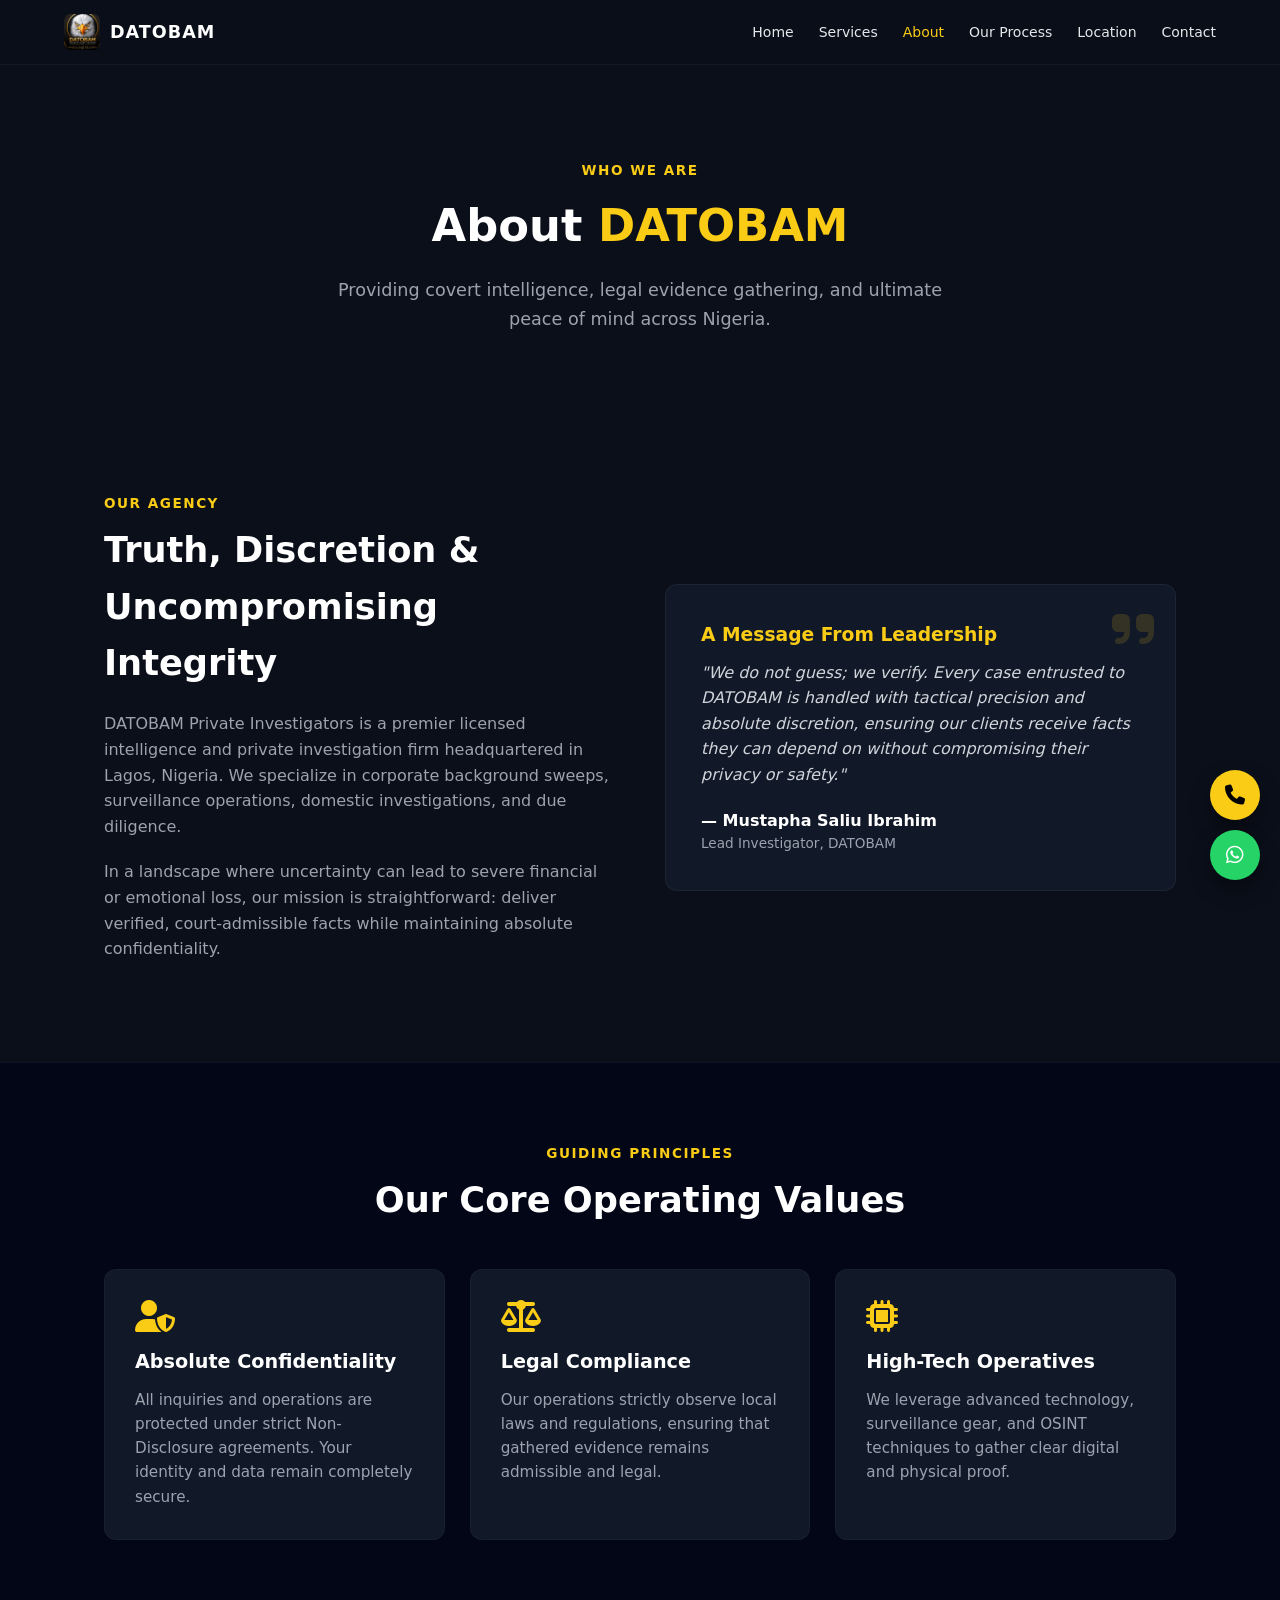
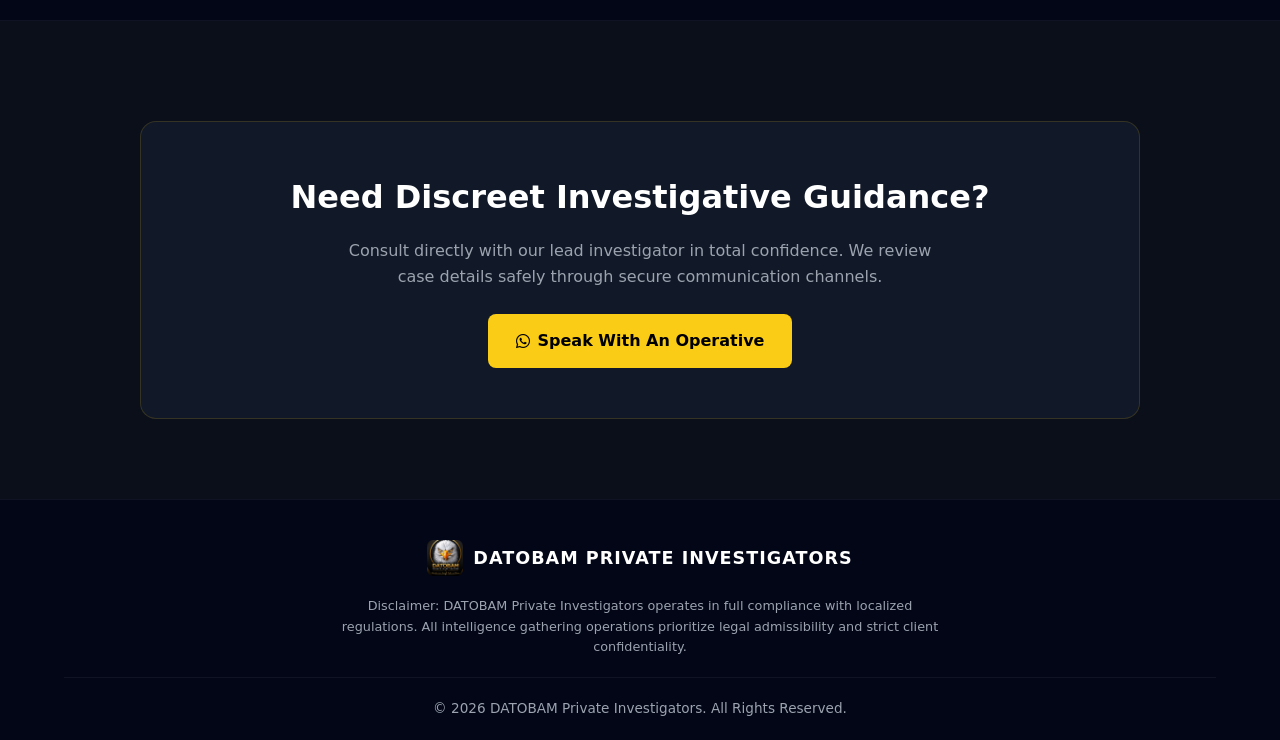
<file: about.html>
<!DOCTYPE html>
<html lang="en">
<head>
  <meta charset="UTF-8">
  <meta name="viewport" content="width=device-width, initial-scale=1.0">
  <meta name="description" content="DATOBAM Private Investigators - Licensed intelligence, surveillance, and legal evidence gathering firm in Lagos, Nigeria.">
  <meta property="og:title" content="About Us | DATOBAM Private Investigators">
  <meta property="og:description" content="Uncovering the truth with absolute discretion and legal integrity across Nigeria.">
  <meta property="og:type" content="website">
  <title>About Us | DATOBAM Private Investigators</title>

  <!-- Font Awesome -->
  <link rel="stylesheet" href="https://cdnjs.cloudflare.com/ajax/libs/font-awesome/6.4.0/css/all.min.css">

  <style>
    :root {
      --gold: #facc15;
      --gold-hover: #eab308;
      --dark: #0b0f1a;
      --card: #111827;
      --card-hover: #1f2937;
      --border: rgba(250, 204, 21, 0.15);
      --text-muted: #9ca3af;
    }

    * {
      margin: 0;
      padding: 0;
      box-sizing: border-box;
      font-family: 'Segoe UI', system-ui, -apple-system, sans-serif;
      scroll-behavior: smooth;
    }

    body {
      background: var(--dark);
      color: #ffffff;
      line-height: 1.6;
      overflow-x: hidden;
    }

    /* NAVIGATION */
    nav {
      position: fixed;
      top: 0;
      width: 100%;
      display: flex;
      justify-content: space-between;
      align-items: center;
      padding: 14px 5%;
      background: rgba(11, 15, 26, 0.90);
      backdrop-filter: blur(12px);
      border-bottom: 1px solid rgba(255, 255, 255, 0.05);
      z-index: 1000;
    }

    .logo-container {
      display: flex;
      align-items: center;
      gap: 10px;
      text-decoration: none;
      color: #fff;
    }

    .logo-img {
      width: 36px;
      height: 36px;
      border-radius: 6px;
      object-fit: cover;
    }

    .logo-badge {
      width: 36px;
      height: 36px;
      background: var(--gold);
      color: var(--dark);
      display: none;
      align-items: center;
      justify-content: center;
      font-weight: 800;
      font-size: 1.1rem;
      border-radius: 6px;
      flex-shrink: 0;
    }

    .logo-text {
      font-weight: 700;
      letter-spacing: 1px;
      font-size: 1.1rem;
    }

    .nav-links {
      display: flex;
      gap: 25px;
      align-items: center;
    }

    nav a {
      color: #e5e7eb;
      text-decoration: none;
      font-size: 14px;
      font-weight: 500;
      transition: color 0.3s ease;
    }

    nav a:hover, 
    nav a.active {
      color: var(--gold);
    }

    .mobile-menu-btn {
      display: none;
      background: none;
      border: none;
      color: #fff;
      font-size: 24px;
      cursor: pointer;
      padding: 5px;
    }

    /* PAGE HEADER HERO */
    .page-header {
      padding: 160px 20px 80px;
      background: linear-gradient(180deg, rgba(11,15,26,0.85) 0%, rgba(11,15,26,0.98) 100%),
                  url('https://images.unsplash.com/photo-1520975922203-b0b2f5c9c3a1?q=80&w=1920') center/cover no-repeat;
      text-align: center;
    }

    .page-header h1 {
      font-size: 2.8rem;
      color: #fff;
      margin-bottom: 15px;
    }

    .page-header h1 span {
      color: var(--gold);
    }

    .page-header p {
      color: var(--text-muted);
      max-width: 650px;
      margin: 0 auto;
      font-size: 1.1rem;
    }

    /* SECTIONS & GRID LAYOUTS */
    .section {
      padding: 80px 5%;
      max-width: 1200px;
      margin: 0 auto;
    }

    .section-tag {
      color: var(--gold);
      font-size: 0.85rem;
      text-transform: uppercase;
      letter-spacing: 1.5px;
      font-weight: 600;
      display: block;
      margin-bottom: 8px;
    }

    .about-grid {
      display: grid;
      grid-template-columns: 1fr 1fr;
      gap: 50px;
      align-items: center;
    }

    .about-content h2 {
      font-size: 2.2rem;
      margin-bottom: 20px;
    }

    .about-content p {
      color: var(--text-muted);
      margin-bottom: 20px;
      font-size: 1rem;
    }

    /* CARDS & CONTAINERS */
    .about-card {
      background: var(--card);
      border: 1px solid rgba(255, 255, 255, 0.05);
      padding: 35px;
      border-radius: 12px;
      position: relative;
      transition: all 0.3s ease;
      opacity: 0;
      transform: translateY(20px);
    }

    .about-card.show {
      opacity: 1;
      transform: translateY(0);
    }

    .about-card:hover {
      border-color: var(--border);
      transform: translateY(-4px);
    }

    .quote-icon {
      font-size: 3rem;
      color: rgba(250, 204, 21, 0.15);
      position: absolute;
      top: 20px;
      right: 20px;
    }

    /* VALUES SECTION */
    .values-wrapper {
      background: #020617;
      border-top: 1px solid rgba(255, 255, 255, 0.05);
      border-bottom: 1px solid rgba(255, 255, 255, 0.05);
    }

    .values-grid {
      display: grid;
      grid-template-columns: repeat(auto-fit, minmax(280px, 1fr));
      gap: 25px;
      margin-top: 40px;
    }

    .value-card {
      background: var(--card);
      padding: 30px;
      border-radius: 12px;
      border: 1px solid rgba(255, 255, 255, 0.03);
      transition: border-color 0.3s ease, transform 0.3s ease;
      opacity: 0;
      transform: translateY(20px);
    }

    .value-card.show {
      opacity: 1;
      transform: translateY(0);
    }

    .value-card:hover {
      border-color: var(--border);
      transform: translateY(-4px);
    }

    .value-card i {
      font-size: 2rem;
      color: var(--gold);
      margin-bottom: 15px;
    }

    .value-card h3 {
      font-size: 1.2rem;
      margin-bottom: 10px;
    }

    .value-card p {
      color: var(--text-muted);
      font-size: 0.95rem;
    }

    /* BUTTONS */
    .btn {
      padding: 14px 28px;
      background: var(--gold);
      color: #000000;
      border: none;
      border-radius: 8px;
      font-weight: 700;
      cursor: pointer;
      transition: all 0.3s ease;
      display: inline-flex;
      align-items: center;
      gap: 8px;
      text-decoration: none;
    }

    .btn:hover {
      background: var(--gold-hover);
      transform: translateY(-2px);
      box-shadow: 0 10px 20px rgba(250, 204, 21, 0.2);
    }

    /* CTA BANNER */
    .cta-banner {
      text-align: center;
      background: var(--card);
      border: 1px solid var(--border);
      border-radius: 16px;
      padding: 50px 20px;
      margin: 20px auto 0;
      max-width: 1000px;
    }

    .cta-banner h2 {
      font-size: 2rem;
      margin-bottom: 15px;
    }

    .cta-banner p {
      color: var(--text-muted);
      margin-bottom: 25px;
      max-width: 600px;
      margin-left: auto;
      margin-right: auto;
    }

    /* FLOATING BUTTONS */
    .float-btn {
      position: fixed;
      right: 20px;
      width: 50px;
      height: 50px;
      border-radius: 50%;
      display: flex;
      align-items: center;
      justify-content: center;
      color: #fff;
      text-decoration: none;
      font-size: 20px;
      box-shadow: 0 10px 20px rgba(0,0,0,0.4);
      z-index: 999;
      transition: transform 0.3s ease;
    }

    .float-btn:hover {
      transform: scale(1.1);
    }

    .whatsapp {
      bottom: 20px;
      background: #25D366;
    }

    .call {
      bottom: 80px;
      background: var(--gold);
      color: #000;
    }

    /* FOOTER */
    footer {
      background: #020617;
      padding: 40px 5% 20px;
      border-top: 1px solid rgba(255,255,255,0.05);
      text-align: center;
    }

    .footer-content {
      max-width: 1200px;
      margin: 0 auto;
      display: flex;
      flex-direction: column;
      align-items: center;
      gap: 20px;
    }

    .footer-disclaimer {
      max-width: 600px;
      font-size: 0.8rem;
      color: var(--text-muted);
    }

    .footer-bottom {
      margin-top: 20px;
      padding-top: 20px;
      border-top: 1px solid rgba(255,255,255,0.05);
      font-size: 0.85rem;
      color: var(--text-muted);
      width: 100%;
    }

    /* RESPONSIVE MEDIA QUERIES */
    @media (max-width: 900px) {
      .about-grid {
        grid-template-columns: 1fr;
      }
    }

    @media (max-width: 768px) {
      .nav-links {
        display: none;
        position: absolute;
        top: 100%;
        left: 0;
        width: 100%;
        background: var(--card);
        flex-direction: column;
        padding: 20px;
        border-bottom: 1px solid var(--border);
      }
      
      .nav-links.active {
        display: flex;
      }
      
      .mobile-menu-btn {
        display: block;
      }

      .page-header h1 {
        font-size: 2.2rem;
      }
    }
  </style>
</head>

<body>

  <!-- NAVIGATION -->
  <nav>
    <a href="index.html" class="logo-container" aria-label="DATOBAM Homepage">
      <img src="logo.jpg" alt="DATOBAM Logo" class="logo-img" onerror="this.style.display='none'; this.nextElementSibling.style.display='flex';">
      <div class="logo-badge">D</div>
      <span class="logo-text">DATOBAM</span>
    </a>

    <button class="mobile-menu-btn" id="menuToggleBtn" onclick="toggleMenu()" aria-label="Toggle Navigation Menu">
      <i class="fas fa-bars"></i>
    </button>

    <div class="nav-links" id="navLinks">
      <a href="index.html">Home</a>
      <a href="services.html">Services</a>
      <a href="about.html" class="active">About</a>
      <a href="process.html">Our Process</a>
      <a href="location.html">Location</a>
      <a href="contact.html">Contact</a>
    </div>
  </nav>

  <main>
    <!-- PAGE HEADER -->
    <header class="page-header">
      <span class="section-tag">Who We Are</span>
      <h1>About <span>DATOBAM</span></h1>
      <p>Providing covert intelligence, legal evidence gathering, and ultimate peace of mind across Nigeria.</p>
    </header>

    <!-- MAIN OVERVIEW -->
    <section class="section about-grid">
      <div class="about-content">
        <span class="section-tag">Our Agency</span>
        <h2>Truth, Discretion & Uncompromising Integrity</h2>
        <p>
          DATOBAM Private Investigators is a premier licensed intelligence and private investigation firm headquartered in Lagos, Nigeria. We specialize in corporate background sweeps, surveillance operations, domestic investigations, and due diligence.
        </p>
        <p>
          In a landscape where uncertainty can lead to severe financial or emotional loss, our mission is straightforward: deliver verified, court-admissible facts while maintaining absolute confidentiality.
        </p>
      </div>

      <div class="about-card">
        <i class="fas fa-quote-right quote-icon" aria-hidden="true"></i>
        <h3 style="color: var(--gold); margin-bottom: 10px;">A Message From Leadership</h3>
        <p style="color: #d1d5db; font-style: italic;">
          "We do not guess; we verify. Every case entrusted to DATOBAM is handled with tactical precision and absolute discretion, ensuring our clients receive facts they can depend on without compromising their privacy or safety."
        </p>
        <div style="margin-top: 20px; font-weight: bold; color: #fff;">
          — Mustapha Saliu Ibrahim
          <div style="font-size: 0.85rem; color: var(--text-muted); font-weight: normal;">Lead Investigator, DATOBAM</div>
        </div>
      </div>
    </section>

    <!-- CORE VALUES -->
    <div class="values-wrapper">
      <section class="section">
        <div style="text-align: center; max-width: 600px; margin: 0 auto;">
          <span class="section-tag">Guiding Principles</span>
          <h2 style="font-size: 2.2rem;">Our Core Operating Values</h2>
        </div>

        <div class="values-grid">
          <div class="value-card">
            <i class="fas fa-user-shield" aria-hidden="true"></i>
            <h3>Absolute Confidentiality</h3>
            <p>All inquiries and operations are protected under strict Non-Disclosure agreements. Your identity and data remain completely secure.</p>
          </div>

          <div class="value-card">
            <i class="fas fa-balance-scale" aria-hidden="true"></i>
            <h3>Legal Compliance</h3>
            <p>Our operations strictly observe local laws and regulations, ensuring that gathered evidence remains admissible and legal.</p>
          </div>

          <div class="value-card">
            <i class="fas fa-microchip" aria-hidden="true"></i>
            <h3>High-Tech Operatives</h3>
            <p>We leverage advanced technology, surveillance gear, and OSINT techniques to gather clear digital and physical proof.</p>
          </div>
        </div>
      </section>
    </div>

    <!-- CTA SECTION -->
    <section class="section">
      <div class="cta-banner">
        <h2>Need Discreet Investigative Guidance?</h2>
        <p>Consult directly with our lead investigator in total confidence. We review case details safely through secure communication channels.</p>
        <a href="https://wa.me/2347036883907" class="btn" target="_blank" rel="noopener noreferrer">
          <i class="fab fa-whatsapp" aria-hidden="true"></i> Speak With An Operative
        </a>
      </div>
    </section>
  </main>

  <!-- FLOATING FAST-CONTACT BUTTONS -->
  <a href="tel:+2347036883907" class="float-btn call" aria-label="Call Us Directly">
    <i class="fas fa-phone" aria-hidden="true"></i>
  </a>
  <a href="https://wa.me/2347036883907" class="float-btn whatsapp" target="_blank" rel="noopener noreferrer" aria-label="Chat on WhatsApp">
    <i class="fab fa-whatsapp" aria-hidden="true"></i>
  </a>

  <!-- FOOTER -->
  <footer>
    <div class="footer-content">
      <a href="index.html" class="logo-container">
        <img src="logo.jpg" alt="DATOBAM Logo" class="logo-img" onerror="this.style.display='none'; this.nextElementSibling.style.display='flex';">
        <div class="logo-badge">D</div>
        <div class="logo-text">DATOBAM PRIVATE INVESTIGATORS</div>
      </a>
      
      <p class="footer-disclaimer">
        Disclaimer: DATOBAM Private Investigators operates in full compliance with localized regulations. All intelligence gathering operations prioritize legal admissibility and strict client confidentiality.
      </p>
    </div>

    <div class="footer-bottom">
      &copy; 2026 DATOBAM Private Investigators. All Rights Reserved.
    </div>
  </footer>

  <script>
    // Toggle Mobile Navigation Menu
    function toggleMenu() {
      const navLinks = document.getElementById('navLinks');
      navLinks.classList.toggle('active');
    }

    // Close menu when clicking outside on mobile
    document.addEventListener('click', function(e) {
      const navLinks = document.getElementById('navLinks');
      const menuBtn = document.getElementById('menuToggleBtn');
      if (!navLinks.contains(e.target) && !menuBtn.contains(e.target) && navLinks.classList.contains('active')) {
        navLinks.classList.remove('active');
      }
    });

    // Scroll Observer for Smooth Entrance Animations
    const observer = new IntersectionObserver((entries) => {
      entries.forEach(entry => {
        if(entry.isIntersecting){
          entry.target.classList.add("show");
        }
      });
    }, { threshold: 0.15 });

    document.querySelectorAll('.about-card, .value-card').forEach(el => observer.observe(el));
  </script>

</body>
</html>
</file>
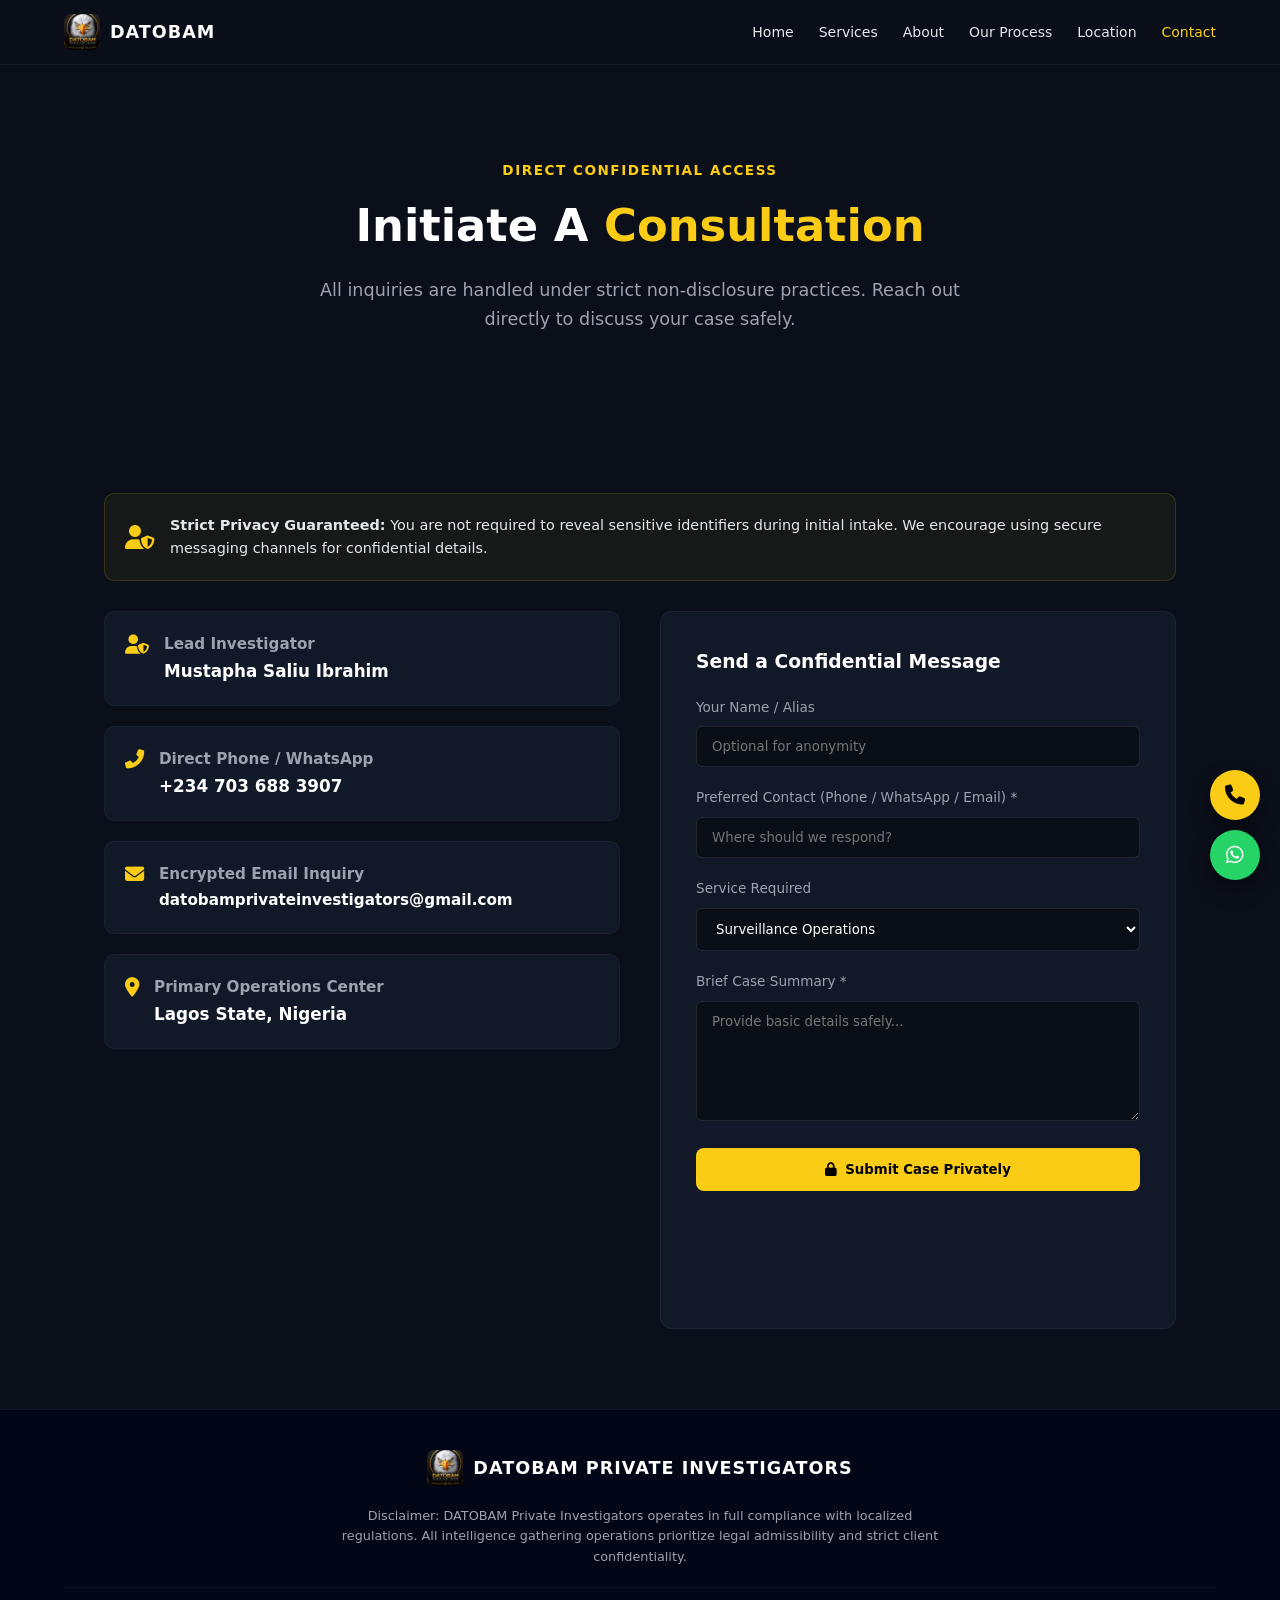
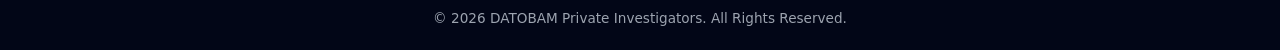
<file: contact.html>
<!DOCTYPE html>
<html lang="en">
<head>
  <meta charset="UTF-8">
  <meta name="viewport" content="width=device-width, initial-scale=1.0">
  <meta name="description" content="Contact DATOBAM Private Investigators - Secure, confidential inquiries for surveillance, background checks, and intelligence gathering in Nigeria.">
  <meta property="og:title" content="Contact Us | DATOBAM Private Investigators">
  <meta property="og:description" content="Direct, confidential access to licensed private investigators in Lagos, Nigeria. Reach out safely.">
  <meta property="og:type" content="website">
  <title>Contact Us | DATOBAM Private Investigators</title>

  <!-- Font Awesome -->
  <link rel="stylesheet" href="https://cdnjs.cloudflare.com/ajax/libs/font-awesome/6.4.0/css/all.min.css">

  <style>
    :root {
      --gold: #facc15;
      --gold-hover: #eab308;
      --dark: #0b0f1a;
      --card: #111827;
      --card-hover: #1f2937;
      --border: rgba(250, 204, 21, 0.15);
      --text-muted: #9ca3af;
    }

    * {
      margin: 0;
      padding: 0;
      box-sizing: border-box;
      font-family: 'Segoe UI', system-ui, -apple-system, sans-serif;
      scroll-behavior: smooth;
    }

    body {
      background: var(--dark);
      color: #ffffff;
      line-height: 1.6;
      overflow-x: hidden;
    }

    /* NAVIGATION */
    nav {
      position: fixed;
      top: 0;
      width: 100%;
      display: flex;
      justify-content: space-between;
      align-items: center;
      padding: 14px 5%;
      background: rgba(11, 15, 26, 0.90);
      backdrop-filter: blur(12px);
      border-bottom: 1px solid rgba(255, 255, 255, 0.05);
      z-index: 1000;
    }

    .logo-container {
      display: flex;
      align-items: center;
      gap: 10px;
      text-decoration: none;
      color: #fff;
    }

    .logo-img {
      width: 36px;
      height: 36px;
      border-radius: 6px;
      object-fit: cover;
    }

    .logo-badge {
      width: 36px;
      height: 36px;
      background: var(--gold);
      color: var(--dark);
      display: none;
      align-items: center;
      justify-content: center;
      font-weight: 800;
      font-size: 1.1rem;
      border-radius: 6px;
      flex-shrink: 0;
    }

    .logo-text {
      font-weight: 700;
      letter-spacing: 1px;
      font-size: 1.1rem;
    }

    .nav-links {
      display: flex;
      gap: 25px;
      align-items: center;
    }

    nav a {
      color: #e5e7eb;
      text-decoration: none;
      font-size: 14px;
      font-weight: 500;
      transition: color 0.3s ease;
    }

    nav a:hover, 
    nav a.active {
      color: var(--gold);
    }

    .mobile-menu-btn {
      display: none;
      background: none;
      border: none;
      color: #fff;
      font-size: 24px;
      cursor: pointer;
      padding: 5px;
    }

    /* PAGE HEADER HERO */
    .page-header {
      padding: 160px 20px 80px;
      background: linear-gradient(180deg, rgba(11,15,26,0.85) 0%, rgba(11,15,26,0.98) 100%),
                  url('https://images.unsplash.com/photo-1520975922203-b0b2f5c9c3a1?q=80&w=1920') center/cover no-repeat;
      text-align: center;
    }

    .page-header h1 {
      font-size: 2.8rem;
      color: #fff;
      margin-bottom: 15px;
    }

    .page-header h1 span {
      color: var(--gold);
    }

    .page-header p {
      color: var(--text-muted);
      max-width: 650px;
      margin: 0 auto;
      font-size: 1.1rem;
    }

    /* SECTIONS */
    .section {
      padding: 80px 5%;
      max-width: 1200px;
      margin: 0 auto;
    }

    .section-tag {
      color: var(--gold);
      font-size: 0.85rem;
      text-transform: uppercase;
      letter-spacing: 1.5px;
      font-weight: 600;
      display: block;
      margin-bottom: 8px;
    }

    /* NOTICE BOX */
    .notice-box {
      background: rgba(250, 204, 21, 0.05);
      border: 1px solid var(--border);
      border-radius: 10px;
      padding: 20px;
      margin-bottom: 30px;
      display: flex;
      align-items: center;
      gap: 15px;
    }

    .notice-box i {
      color: var(--gold);
      font-size: 1.5rem;
      flex-shrink: 0;
    }

    .notice-box p {
      color: #e5e7eb;
      font-size: 0.9rem;
    }

    /* CONTACT GRID */
    .contact-grid {
      display: grid;
      grid-template-columns: 1fr 1fr;
      gap: 40px;
    }

    .contact-info {
      display: flex;
      flex-direction: column;
      gap: 20px;
    }

    .info-item {
      display: flex;
      align-items: flex-start;
      gap: 15px;
      background: var(--card);
      padding: 20px;
      border-radius: 10px;
      border: 1px solid rgba(255,255,255,0.03);
      transition: border-color 0.3s ease, transform 0.3s ease;
    }

    .info-item:hover {
      border-color: var(--border);
      transform: translateY(-2px);
    }

    .info-item i {
      color: var(--gold);
      font-size: 1.2rem;
      margin-top: 3px;
      flex-shrink: 0;
    }

    .info-item h4 {
      font-size: 0.95rem;
      color: var(--text-muted);
      margin-bottom: 2px;
    }

    .info-item p {
      font-size: 1.05rem;
      font-weight: 600;
      word-break: break-word;
    }

    /* FORM STYLES */
    .contact-form {
      background: var(--card);
      padding: 35px;
      border-radius: 12px;
      border: 1px solid rgba(255,255,255,0.05);
    }

    .form-group {
      margin-bottom: 20px;
    }

    .form-group label {
      display: block;
      font-size: 0.85rem;
      color: var(--text-muted);
      margin-bottom: 8px;
    }

    .form-control {
      width: 100%;
      padding: 12px 15px;
      background: rgba(0, 0, 0, 0.4);
      border: 1px solid rgba(255,255,255,0.1);
      border-radius: 6px;
      color: #fff;
      outline: none;
      transition: border-color 0.3s ease;
    }

    .form-control option {
      background: var(--card);
      color: #fff;
    }

    .form-control:focus {
      border-color: var(--gold);
    }

    textarea.form-control {
      resize: vertical;
      min-height: 120px;
    }

    .btn {
      padding: 14px 28px;
      background: var(--gold);
      color: #000000;
      border: none;
      border-radius: 8px;
      font-weight: 700;
      cursor: pointer;
      transition: all 0.3s ease;
      display: inline-flex;
      align-items: center;
      justify-content: center;
      gap: 8px;
      text-decoration: none;
      width: 100%;
    }

    .btn:hover {
      background: var(--gold-hover);
      transform: translateY(-2px);
      box-shadow: 0 10px 20px rgba(250, 204, 21, 0.2);
    }

    .map {
      width: 100%;
      height: 250px;
      border: 0;
      border-radius: 10px;
      margin-top: 10px;
    }

    /* FLOATING BUTTONS */
    .float-btn {
      position: fixed;
      right: 20px;
      width: 50px;
      height: 50px;
      border-radius: 50%;
      display: flex;
      align-items: center;
      justify-content: center;
      color: #fff;
      text-decoration: none;
      font-size: 20px;
      box-shadow: 0 10px 20px rgba(0,0,0,0.4);
      z-index: 999;
      transition: transform 0.3s ease;
    }

    .float-btn:hover {
      transform: scale(1.1);
    }

    .whatsapp {
      bottom: 20px;
      background: #25D366;
    }

    .call {
      bottom: 80px;
      background: var(--gold);
      color: #000;
    }

    /* FOOTER */
    footer {
      background: #020617;
      padding: 40px 5% 20px;
      border-top: 1px solid rgba(255,255,255,0.05);
      text-align: center;
    }

    .footer-content {
      max-width: 1200px;
      margin: 0 auto;
      display: flex;
      flex-direction: column;
      align-items: center;
      gap: 20px;
    }

    .footer-disclaimer {
      max-width: 600px;
      font-size: 0.8rem;
      color: var(--text-muted);
    }

    .footer-bottom {
      margin-top: 20px;
      padding-top: 20px;
      border-top: 1px solid rgba(255,255,255,0.05);
      font-size: 0.85rem;
      color: var(--text-muted);
      width: 100%;
    }

    /* MEDIA QUERIES */
    @media (max-width: 900px) {
      .contact-grid {
        grid-template-columns: 1fr;
      }
    }

    @media (max-width: 768px) {
      .nav-links {
        display: none;
        position: absolute;
        top: 100%;
        left: 0;
        width: 100%;
        background: var(--card);
        flex-direction: column;
        padding: 20px;
        border-bottom: 1px solid var(--border);
      }
      
      .nav-links.active {
        display: flex;
      }
      
      .mobile-menu-btn {
        display: block;
      }

      .page-header h1 {
        font-size: 2.2rem;
      }
    }
  </style>
</head>

<body>

  <!-- NAVIGATION -->
  <nav>
    <a href="index.html" class="logo-container" aria-label="DATOBAM Homepage">
      <img src="logo.jpg" alt="DATOBAM Logo" class="logo-img" onerror="this.style.display='none'; this.nextElementSibling.style.display='flex';">
      <div class="logo-badge">D</div>
      <span class="logo-text">DATOBAM</span>
    </a>

    <button class="mobile-menu-btn" id="menuToggleBtn" onclick="toggleMenu()" aria-label="Toggle Navigation Menu">
      <i class="fas fa-bars"></i>
    </button>

    <div class="nav-links" id="navLinks">
      <a href="index.html">Home</a>
      <a href="services.html">Services</a>
      <a href="about.html">About</a>
      <a href="process.html">Our Process</a>
      <a href="location.html">Location</a>
      <a href="contact.html" class="active">Contact</a>
    </div>
  </nav>

  <main>
    <!-- PAGE HEADER -->
    <header class="page-header">
      <span class="section-tag">Direct Confidential Access</span>
      <h1>Initiate A <span>Consultation</span></h1>
      <p>All inquiries are handled under strict non-disclosure practices. Reach out directly to discuss your case safely.</p>
    </header>

    <!-- MAIN CONTACT SECTION -->
    <section class="section">
      
      <div class="notice-box">
        <i class="fas fa-user-shield" aria-hidden="true"></i>
        <p><strong>Strict Privacy Guaranteed:</strong> You are not required to reveal sensitive identifiers during initial intake. We encourage using secure messaging channels for confidential details.</p>
      </div>

      <div class="contact-grid">
        
        <!-- CONTACT INFORMATION -->
        <div class="contact-info">
          <div class="info-item">
            <i class="fas fa-user-shield" aria-hidden="true"></i>
            <div>
              <h4>Lead Investigator</h4>
              <p>Mustapha Saliu Ibrahim</p>
            </div>
          </div>

          <div class="info-item">
            <i class="fas fa-phone-alt" aria-hidden="true"></i>
            <div>
              <h4>Direct Phone / WhatsApp</h4>
              <p><a href="tel:+2347036883907" style="color:#fff; text-decoration:none;">+234 703 688 3907</a></p>
            </div>
          </div>

          <div class="info-item">
            <i class="fas fa-envelope" aria-hidden="true"></i>
            <div>
              <h4>Encrypted Email Inquiry</h4>
              <p style="font-size: 0.95rem;">
                <a href="mailto:datobamprivateinvestigators@gmail.com" style="color:#fff; text-decoration:none;">datobamprivateinvestigators@gmail.com</a>
              </p>
            </div>
          </div>

          <div class="info-item">
            <i class="fas fa-map-marker-alt" aria-hidden="true"></i>
            <div>
              <h4>Primary Operations Center</h4>
              <p>Lagos State, Nigeria</p>
            </div>
          </div>

          <!-- MAP -->
          <iframe class="map"
            src="https://maps.google.com/maps?q=Lagos%20Nigeria&t=&z=12&ie=UTF8&iwloc=&output=embed"
            loading="lazy"
            title="DATOBAM Location Map">
          </iframe>
        </div>

        <!-- INQUIRY FORM -->
        <div class="contact-form">
          <h3 style="margin-bottom: 20px;">Send a Confidential Message</h3>
          <form id="contactPageForm" onsubmit="handleFormSubmit(event)">
            
            <div class="form-group">
              <label for="clientName">Your Name / Alias</label>
              <input type="text" class="form-control" placeholder="Optional for anonymity" id="clientName">
            </div>

            <div class="form-group">
              <label for="clientContact">Preferred Contact (Phone / WhatsApp / Email) *</label>
              <input type="text" class="form-control" placeholder="Where should we respond?" required id="clientContact">
            </div>

            <div class="form-group">
              <label for="serviceType">Service Required</label>
              <select class="form-control" id="serviceType">
                <option value="Surveillance Operations">Surveillance Operations</option>
                <option value="Background Investigation">Background Investigation</option>
                <option value="Corporate Due Diligence">Corporate Due Diligence</option>
                <option value="Infidelity Verification">Infidelity Verification</option>
                <option value="Undercover Operations">Undercover Operations</option>
                <option value="Insurance Fraud Detection">Insurance Fraud Detection</option>
                <option value="Other / Custom Investigation">Other / Custom Investigation</option>
              </select>
            </div>

            <div class="form-group">
              <label for="caseDetails">Brief Case Summary *</label>
              <textarea class="form-control" placeholder="Provide basic details safely..." required id="caseDetails"></textarea>
            </div>

            <button type="submit" class="btn">
              <i class="fas fa-lock" aria-hidden="true"></i> Submit Case Privately
            </button>
          </form>
        </div>

      </div>
    </section>
  </main>

  <!-- FLOATING FAST-CONTACT BUTTONS -->
  <a href="tel:+2347036883907" class="float-btn call" aria-label="Call Us Directly">
    <i class="fas fa-phone" aria-hidden="true"></i>
  </a>
  <a href="https://wa.me/2347036883907" class="float-btn whatsapp" target="_blank" rel="noopener noreferrer" aria-label="Chat on WhatsApp">
    <i class="fab fa-whatsapp" aria-hidden="true"></i>
  </a>

  <!-- FOOTER -->
  <footer>
    <div class="footer-content">
      <a href="index.html" class="logo-container">
        <img src="logo.jpg" alt="DATOBAM Logo" class="logo-img" onerror="this.style.display='none'; this.nextElementSibling.style.display='flex';">
        <div class="logo-badge">D</div>
        <div class="logo-text">DATOBAM PRIVATE INVESTIGATORS</div>
      </a>
      
      <p class="footer-disclaimer">
        Disclaimer: DATOBAM Private Investigators operates in full compliance with localized regulations. All intelligence gathering operations prioritize legal admissibility and strict client confidentiality.
      </p>
    </div>

    <div class="footer-bottom">
      &copy; 2026 DATOBAM Private Investigators. All Rights Reserved.
    </div>
  </footer>

  <script>
    // Toggle Mobile Navigation Menu
    function toggleMenu() {
      const navLinks = document.getElementById('navLinks');
      navLinks.classList.toggle('active');
    }

    // Close menu when clicking outside on mobile
    document.addEventListener('click', function(e) {
      const navLinks = document.getElementById('navLinks');
      const menuBtn = document.getElementById('menuToggleBtn');
      if (!navLinks.contains(e.target) && !menuBtn.contains(e.target) && navLinks.classList.contains('active')) {
        navLinks.classList.remove('active');
      }
    });

    // Handle Form Submission redirecting to WhatsApp safely
    function handleFormSubmit(e) {
      e.preventDefault();
      
      const name = document.getElementById('clientName').value.trim() || "Client (Anonymous)";
      const contact = document.getElementById('clientContact').value.trim();
      const service = document.getElementById('serviceType').value;
      const details = document.getElementById('caseDetails').value.trim();

      const messageText = `*New Contact Inquiry*\n\n` +
                          `*Name/Alias:* ${name}\n` +
                          `*Contact:* ${contact}\n` +
                          `*Service Required:* ${service}\n` +
                          `*Summary:* ${details}`;
      
      const encodedText = encodeURIComponent(messageText);
      window.open(`https://wa.me/2347036883907?text=${encodedText}`, '_blank', 'noopener,noreferrer');
    }
  </script>

</body>
</html>
</file>
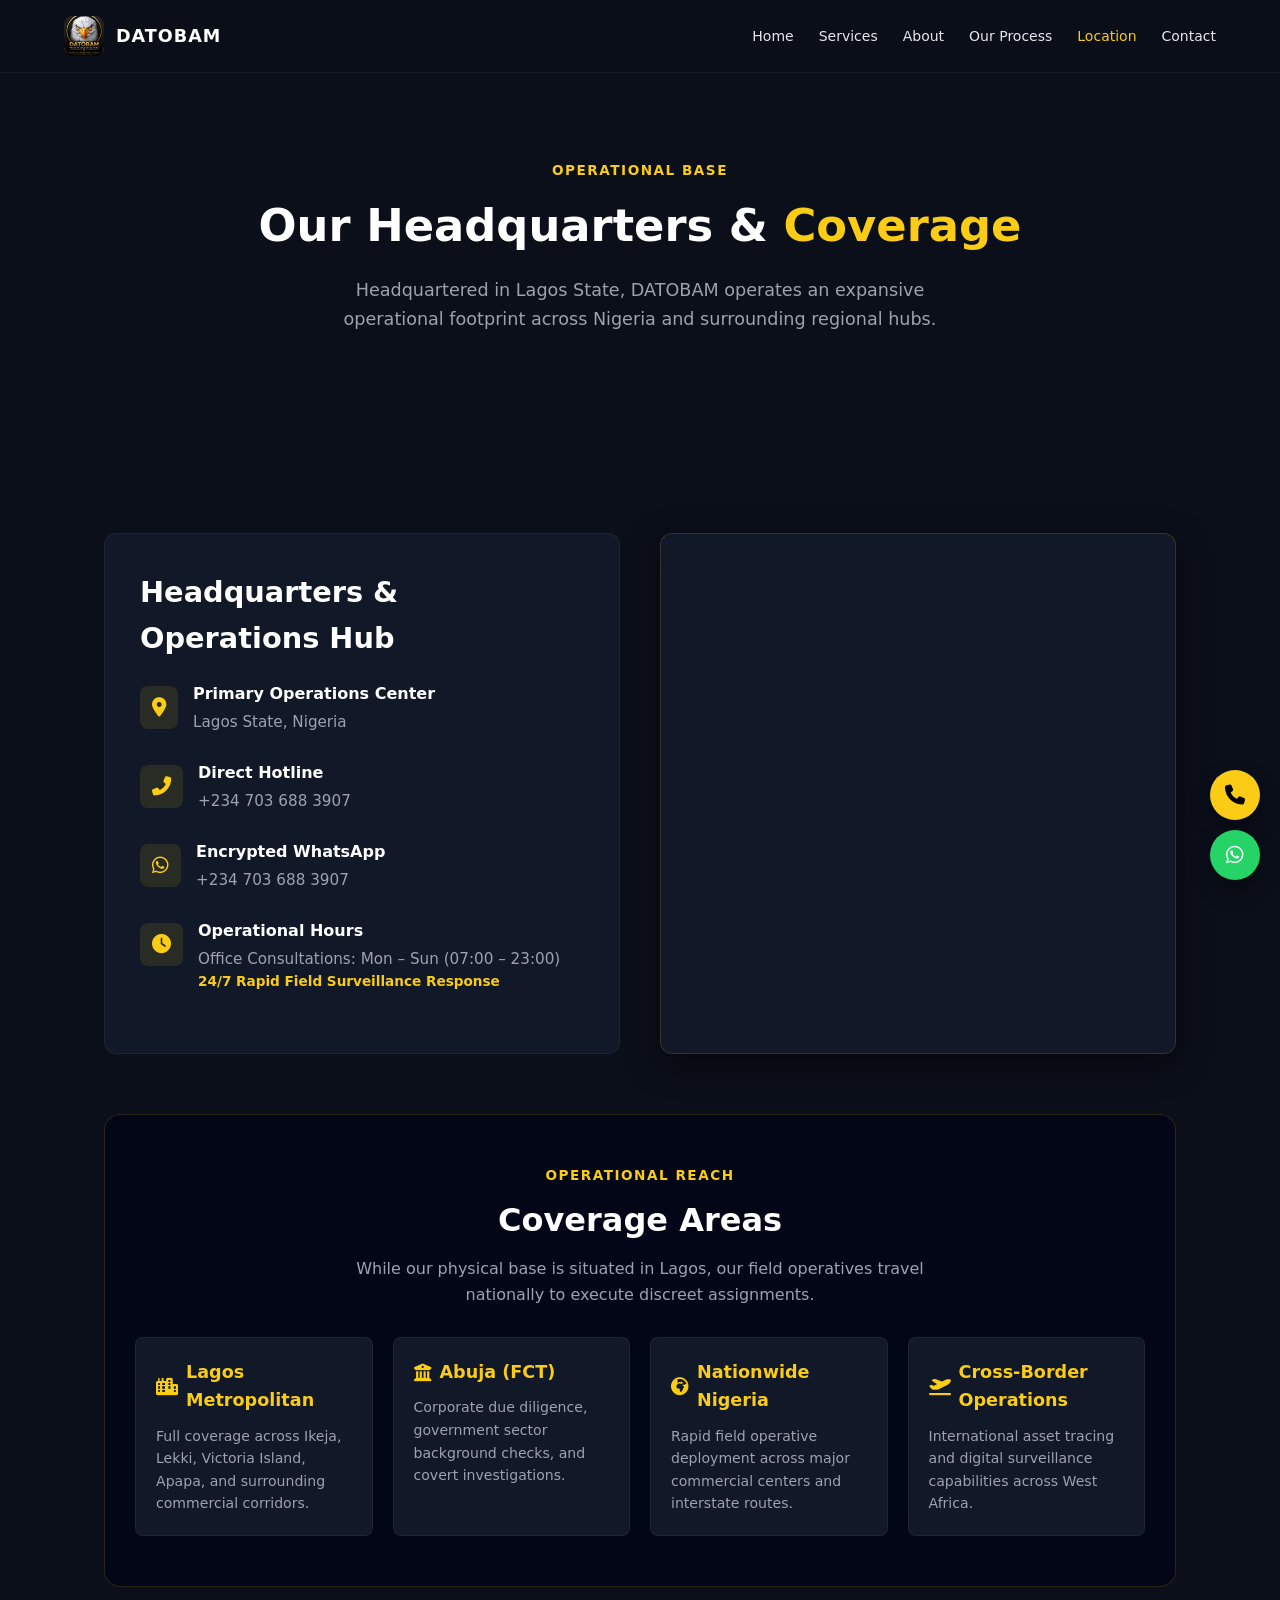
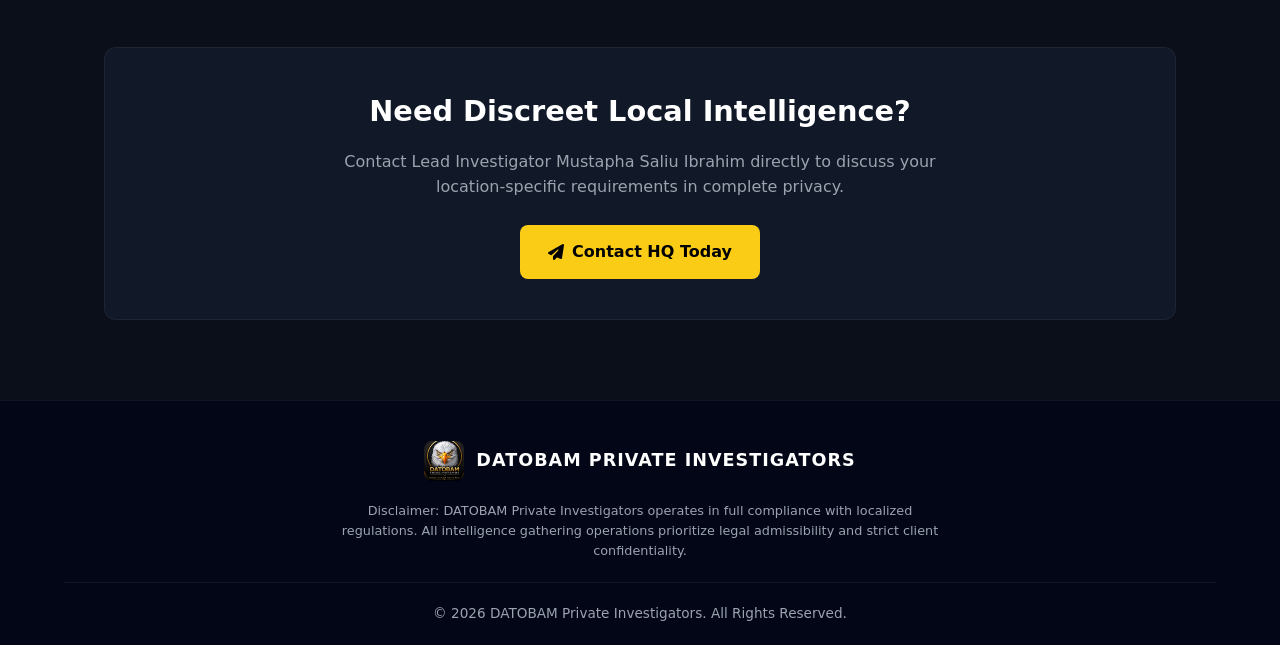
<file: location.html>
<!DOCTYPE html>
<html lang="en">
<head>
  <meta charset="UTF-8">
  <meta name="viewport" content="width=device-width, initial-scale=1.0">
  <meta name="description" content="DATOBAM Private Investigators Location & Coverage - Headquartered in Lagos State, operating nationwide across Nigeria and West Africa.">
  <meta property="og:title" content="Our Location & Operating Regions | DATOBAM Private Investigators">
  <meta property="og:description" content="Headquartered in Lagos State, DATOBAM provides nationwide and cross-border intelligence gathering and surveillance operations.">
  <meta property="og:type" content="website">
  <title>Our Location & Operating Regions | DATOBAM Private Investigators</title>

  <!-- Font Awesome for agency icons -->
  <link rel="stylesheet" href="https://cdnjs.cloudflare.com/ajax/libs/font-awesome/6.4.0/css/all.min.css">

  <style>
    :root {
      --gold: #facc15;
      --gold-hover: #eab308;
      --dark: #0b0f1a;
      --card: #111827;
      --card-hover: #1f2937;
      --border: rgba(250, 204, 21, 0.15);
      --text-muted: #9ca3af;
    }

    * {
      margin: 0;
      padding: 0;
      box-sizing: border-box;
      font-family: 'Segoe UI', system-ui, -apple-system, sans-serif;
      scroll-behavior: smooth;
    }

    body {
      background: var(--dark);
      color: #ffffff;
      line-height: 1.6;
      overflow-x: hidden;
    }

    /* NAVIGATION */
    nav {
      position: fixed;
      top: 0;
      width: 100%;
      display: flex;
      justify-content: space-between;
      align-items: center;
      padding: 16px 5%;
      background: rgba(11, 15, 26, 0.90);
      backdrop-filter: blur(12px);
      border-bottom: 1px solid rgba(255, 255, 255, 0.05);
      z-index: 1000;
    }

    .logo-container {
      display: flex;
      align-items: center;
      gap: 12px;
      text-decoration: none;
      color: #fff;
    }

    .logo-img {
      width: 40px;
      height: 40px;
      border-radius: 8px;
      object-fit: cover;
    }

    .logo-badge {
      width: 40px;
      height: 40px;
      background: var(--gold);
      color: var(--dark);
      display: none;
      align-items: center;
      justify-content: center;
      font-weight: 800;
      font-size: 1.2rem;
      border-radius: 8px;
      flex-shrink: 0;
    }

    .logo-text {
      font-weight: 700;
      letter-spacing: 1px;
      font-size: 1.1rem;
    }

    .nav-links {
      display: flex;
      gap: 25px;
      align-items: center;
    }

    nav a {
      color: #e5e7eb;
      text-decoration: none;
      font-size: 14px;
      font-weight: 500;
      transition: color 0.3s ease;
    }

    nav a:hover, 
    nav a.active {
      color: var(--gold);
    }

    .mobile-menu-btn {
      display: none;
      background: none;
      border: none;
      color: #fff;
      font-size: 24px;
      cursor: pointer;
      padding: 5px;
    }

    /* PAGE HEADER HERO */
    .page-header {
      padding: 160px 20px 80px;
      background: linear-gradient(180deg, rgba(11,15,26,0.85) 0%, rgba(11,15,26,0.98) 100%),
                  url('https://images.unsplash.com/photo-1526778548025-fa2f459cd5c1?q=80&w=1920') center/cover no-repeat;
      text-align: center;
    }

    .page-header h1 {
      font-size: 2.8rem;
      color: #fff;
      margin-bottom: 15px;
    }

    .page-header h1 span {
      color: var(--gold);
    }

    .page-header p {
      color: var(--text-muted);
      max-width: 650px;
      margin: 0 auto;
      font-size: 1.1rem;
    }

    /* SECTION COMMON */
    .section {
      padding: 80px 5%;
      max-width: 1200px;
      margin: 0 auto;
    }

    .section-tag {
      color: var(--gold);
      font-size: 0.85rem;
      text-transform: uppercase;
      letter-spacing: 1.5px;
      font-weight: 600;
      display: block;
      margin-bottom: 8px;
    }

    /* LOCATION CONTENT GRID */
    .location-grid {
      display: grid;
      grid-template-columns: 1fr 1fr;
      gap: 40px;
      margin-top: 40px;
    }

    .location-info-card {
      background: var(--card);
      border: 1px solid rgba(255, 255, 255, 0.05);
      border-radius: 12px;
      padding: 35px;
    }

    .location-info-card h2 {
      font-size: 1.8rem;
      margin-bottom: 20px;
      color: #fff;
    }

    .info-item {
      display: flex;
      align-items: flex-start;
      gap: 15px;
      margin-bottom: 25px;
    }

    .info-item i {
      color: var(--gold);
      font-size: 1.2rem;
      margin-top: 5px;
      background: rgba(250, 204, 21, 0.1);
      padding: 12px;
      border-radius: 8px;
      flex-shrink: 0;
    }

    .info-item div h4 {
      font-size: 1rem;
      color: #fff;
      margin-bottom: 4px;
    }

    .info-item div p, 
    .info-item div a {
      color: var(--text-muted);
      font-size: 0.95rem;
      text-decoration: none;
      word-break: break-word;
    }

    .info-item div a:hover {
      color: var(--gold);
    }

    /* MAP CONTAINER */
    .map-container {
      border-radius: 12px;
      overflow: hidden;
      border: 1px solid var(--border);
      min-height: 400px;
      background: var(--card);
      box-shadow: 0 10px 30px rgba(0,0,0,0.5);
    }

    .map-container iframe {
      width: 100%;
      height: 100%;
      min-height: 400px;
      border: 0;
      filter: grayscale(80%) invert(90%) contrast(120%);
    }

    /* COVERAGE REGIONS */
    .coverage-box {
      background: #020617;
      border: 1px solid var(--border);
      border-radius: 16px;
      padding: 50px 30px;
      margin-top: 60px;
      text-align: center;
    }

    .coverage-grid {
      display: grid;
      grid-template-columns: repeat(auto-fit, minmax(220px, 1fr));
      gap: 20px;
      margin-top: 30px;
      text-align: left;
    }

    .coverage-card {
      background: var(--card);
      padding: 20px;
      border-radius: 8px;
      border: 1px solid rgba(255, 255, 255, 0.05);
      transition: border-color 0.3s ease;
    }

    .coverage-card:hover {
      border-color: var(--border);
    }

    .coverage-card h4 {
      color: var(--gold);
      font-size: 1.1rem;
      margin-bottom: 10px;
      display: flex;
      align-items: center;
      gap: 8px;
    }

    .coverage-card p {
      color: var(--text-muted);
      font-size: 0.88rem;
    }

    /* CTA BOX */
    .cta-banner {
      background: var(--card);
      border-radius: 12px;
      padding: 40px;
      text-align: center;
      border: 1px solid rgba(255,255,255,0.05);
      margin-top: 60px;
    }

    .cta-banner h2 {
      font-size: 1.8rem;
      margin-bottom: 15px;
    }

    .cta-banner p {
      color: var(--text-muted);
      margin-bottom: 25px;
      max-width: 600px;
      margin-left: auto;
      margin-right: auto;
    }

    .btn {
      padding: 14px 28px;
      background: var(--gold);
      color: #000000;
      border: none;
      border-radius: 8px;
      font-weight: 700;
      cursor: pointer;
      transition: all 0.3s ease;
      display: inline-flex;
      align-items: center;
      gap: 8px;
      text-decoration: none;
    }

    .btn:hover {
      background: var(--gold-hover);
      transform: translateY(-2px);
      box-shadow: 0 10px 20px rgba(250, 204, 21, 0.2);
    }

    /* FLOATING BUTTONS */
    .float-btn {
      position: fixed;
      right: 20px;
      width: 50px;
      height: 50px;
      border-radius: 50%;
      display: flex;
      align-items: center;
      justify-content: center;
      color: #fff;
      text-decoration: none;
      font-size: 20px;
      box-shadow: 0 10px 20px rgba(0,0,0,0.4);
      z-index: 999;
      transition: transform 0.3s ease;
    }

    .float-btn:hover {
      transform: scale(1.1);
    }

    .whatsapp {
      bottom: 20px;
      background: #25D366;
    }

    .call {
      bottom: 80px;
      background: var(--gold);
      color: #000;
    }

    /* FOOTER */
    footer {
      background: #020617;
      padding: 40px 5% 20px;
      border-top: 1px solid rgba(255,255,255,0.05);
      text-align: center;
    }

    .footer-content {
      max-width: 1200px;
      margin: 0 auto;
      display: flex;
      flex-direction: column;
      align-items: center;
      gap: 20px;
    }

    .footer-disclaimer {
      max-width: 600px;
      font-size: 0.8rem;
      color: var(--text-muted);
    }

    .footer-bottom {
      margin-top: 20px;
      padding-top: 20px;
      border-top: 1px solid rgba(255,255,255,0.05);
      font-size: 0.85rem;
      color: var(--text-muted);
      width: 100%;
    }

    /* MEDIA QUERIES */
    @media (max-width: 900px) {
      .location-grid {
        grid-template-columns: 1fr;
      }
    }

    @media (max-width: 768px) {
      .nav-links {
        display: none;
        position: absolute;
        top: 100%;
        left: 0;
        width: 100%;
        background: var(--card);
        flex-direction: column;
        padding: 20px;
        border-bottom: 1px solid var(--border);
      }
      
      .nav-links.active {
        display: flex;
      }
      
      .mobile-menu-btn {
        display: block;
      }

      .page-header h1 {
        font-size: 2.2rem;
      }
    }
  </style>
</head>

<body>

  <!-- NAVIGATION -->
  <nav>
    <a href="index.html" class="logo-container" aria-label="DATOBAM Homepage">
      <img src="logo.jpg" alt="DATOBAM Logo" class="logo-img" onerror="this.style.display='none'; this.nextElementSibling.style.display='flex';">
      <div class="logo-badge">D</div>
      <span class="logo-text">DATOBAM</span>
    </a>

    <button class="mobile-menu-btn" id="menuToggleBtn" onclick="toggleMenu()" aria-label="Toggle Navigation Menu">
      <i class="fas fa-bars"></i>
    </button>

    <div class="nav-links" id="navLinks">
      <a href="index.html">Home</a>
      <a href="services.html">Services</a>
      <a href="about.html">About</a>
      <a href="process.html">Our Process</a>
      <a href="location.html" class="active">Location</a>
      <a href="contact.html">Contact</a>
    </div>
  </nav>

  <main>
    <!-- PAGE HEADER -->
    <header class="page-header">
      <span class="section-tag">Operational Base</span>
      <h1>Our Headquarters & <span>Coverage</span></h1>
      <p>Headquartered in Lagos State, DATOBAM operates an expansive operational footprint across Nigeria and surrounding regional hubs.</p>
    </header>

    <!-- LOCATION DETAILS & MAP -->
    <section class="section">
      
      <div class="location-grid">
        
        <!-- LEFT: CONTACT DETAILS -->
        <div class="location-info-card">
          <h2>Headquarters & Operations Hub</h2>
          
          <div class="info-item">
            <i class="fas fa-location-dot" aria-hidden="true"></i>
            <div>
              <h4>Primary Operations Center</h4>
              <p>Lagos State, Nigeria</p>
            </div>
          </div>

          <div class="info-item">
            <i class="fas fa-phone-alt" aria-hidden="true"></i>
            <div>
              <h4>Direct Hotline</h4>
              <p><a href="tel:+2347036883907">+234 703 688 3907</a></p>
            </div>
          </div>

          <div class="info-item">
            <i class="fab fa-whatsapp" aria-hidden="true"></i>
            <div>
              <h4>Encrypted WhatsApp</h4>
              <p><a href="https://wa.me/2347036883907" target="_blank" rel="noopener noreferrer">+234 703 688 3907</a></p>
            </div>
          </div>

          <div class="info-item">
            <i class="fas fa-clock" aria-hidden="true"></i>
            <div>
              <h4>Operational Hours</h4>
              <p>Office Consultations: Mon – Sun (07:00 – 23:00)</p>
              <p style="color: var(--gold); font-size: 0.85rem; font-weight: 600;">24/7 Rapid Field Surveillance Response</p>
            </div>
          </div>
        </div>

        <!-- RIGHT: INTERACTIVE GOOGLE MAP EMBED -->
        <div class="map-container">
          <iframe 
            src="https://maps.google.com/maps?q=Lagos%20Nigeria&t=&z=12&ie=UTF8&iwloc=&output=embed" 
            allowfullscreen="" 
            loading="lazy" 
            title="DATOBAM Operational Hub Map"
            referrerpolicy="no-referrer-when-downgrade">
          </iframe>
        </div>

      </div>

      <!-- OPERATIONAL COVERAGE REGIONS -->
      <div class="coverage-box">
        <span class="section-tag">Operational Reach</span>
        <h2 style="font-size: 2rem; margin-top: 5px;">Coverage Areas</h2>
        <p style="color: var(--text-muted); max-width: 600px; margin: 10px auto 0;">While our physical base is situated in Lagos, our field operatives travel nationally to execute discreet assignments.</p>

        <div class="coverage-grid">
          <div class="coverage-card">
            <h4><i class="fas fa-city" aria-hidden="true"></i> Lagos Metropolitan</h4>
            <p>Full coverage across Ikeja, Lekki, Victoria Island, Apapa, and surrounding commercial corridors.</p>
          </div>

          <div class="coverage-card">
            <h4><i class="fas fa-building-columns" aria-hidden="true"></i> Abuja (FCT)</h4>
            <p>Corporate due diligence, government sector background checks, and covert investigations.</p>
          </div>

          <div class="coverage-card">
            <h4><i class="fas fa-globe-africa" aria-hidden="true"></i> Nationwide Nigeria</h4>
            <p>Rapid field operative deployment across major commercial centers and interstate routes.</p>
          </div>

          <div class="coverage-card">
            <h4><i class="fas fa-plane-departure" aria-hidden="true"></i> Cross-Border Operations</h4>
            <p>International asset tracing and digital surveillance capabilities across West Africa.</p>
          </div>
        </div>
      </div>

      <!-- CALL TO ACTION BANNER -->
      <div class="cta-banner">
        <h2>Need Discreet Local Intelligence?</h2>
        <p>Contact Lead Investigator Mustapha Saliu Ibrahim directly to discuss your location-specific requirements in complete privacy.</p>
        <a href="contact.html" class="btn"><i class="fas fa-paper-plane" aria-hidden="true"></i> Contact HQ Today</a>
      </div>

    </section>
  </main>

  <!-- FLOATING FAST-CONTACT BUTTONS -->
  <a href="tel:+2347036883907" class="float-btn call" aria-label="Call Us Directly">
    <i class="fas fa-phone" aria-hidden="true"></i>
  </a>
  <a href="https://wa.me/2347036883907" class="float-btn whatsapp" target="_blank" rel="noopener noreferrer" aria-label="Chat on WhatsApp">
    <i class="fab fa-whatsapp" aria-hidden="true"></i>
  </a>

  <!-- FOOTER -->
  <footer>
    <div class="footer-content">
      <a href="index.html" class="logo-container">
        <img src="logo.jpg" alt="DATOBAM Logo" class="logo-img" onerror="this.style.display='none'; this.nextElementSibling.style.display='flex';">
        <div class="logo-badge">D</div>
        <div class="logo-text">DATOBAM PRIVATE INVESTIGATORS</div>
      </a>
      
      <p class="footer-disclaimer">
        Disclaimer: DATOBAM Private Investigators operates in full compliance with localized regulations. All intelligence gathering operations prioritize legal admissibility and strict client confidentiality.
      </p>
    </div>

    <div class="footer-bottom">
      &copy; 2026 DATOBAM Private Investigators. All Rights Reserved.
    </div>
  </footer>

  <script>
    // Toggle Mobile Navigation Menu
    function toggleMenu() {
      const navLinks = document.getElementById('navLinks');
      navLinks.classList.toggle('active');
    }

    // Close menu when clicking outside on mobile
    document.addEventListener('click', function(e) {
      const navLinks = document.getElementById('navLinks');
      const menuBtn = document.getElementById('menuToggleBtn');
      if (!navLinks.contains(e.target) && !menuBtn.contains(e.target) && navLinks.classList.contains('active')) {
        navLinks.classList.remove('active');
      }
    });
  </script>

</body>
</html>
</file>
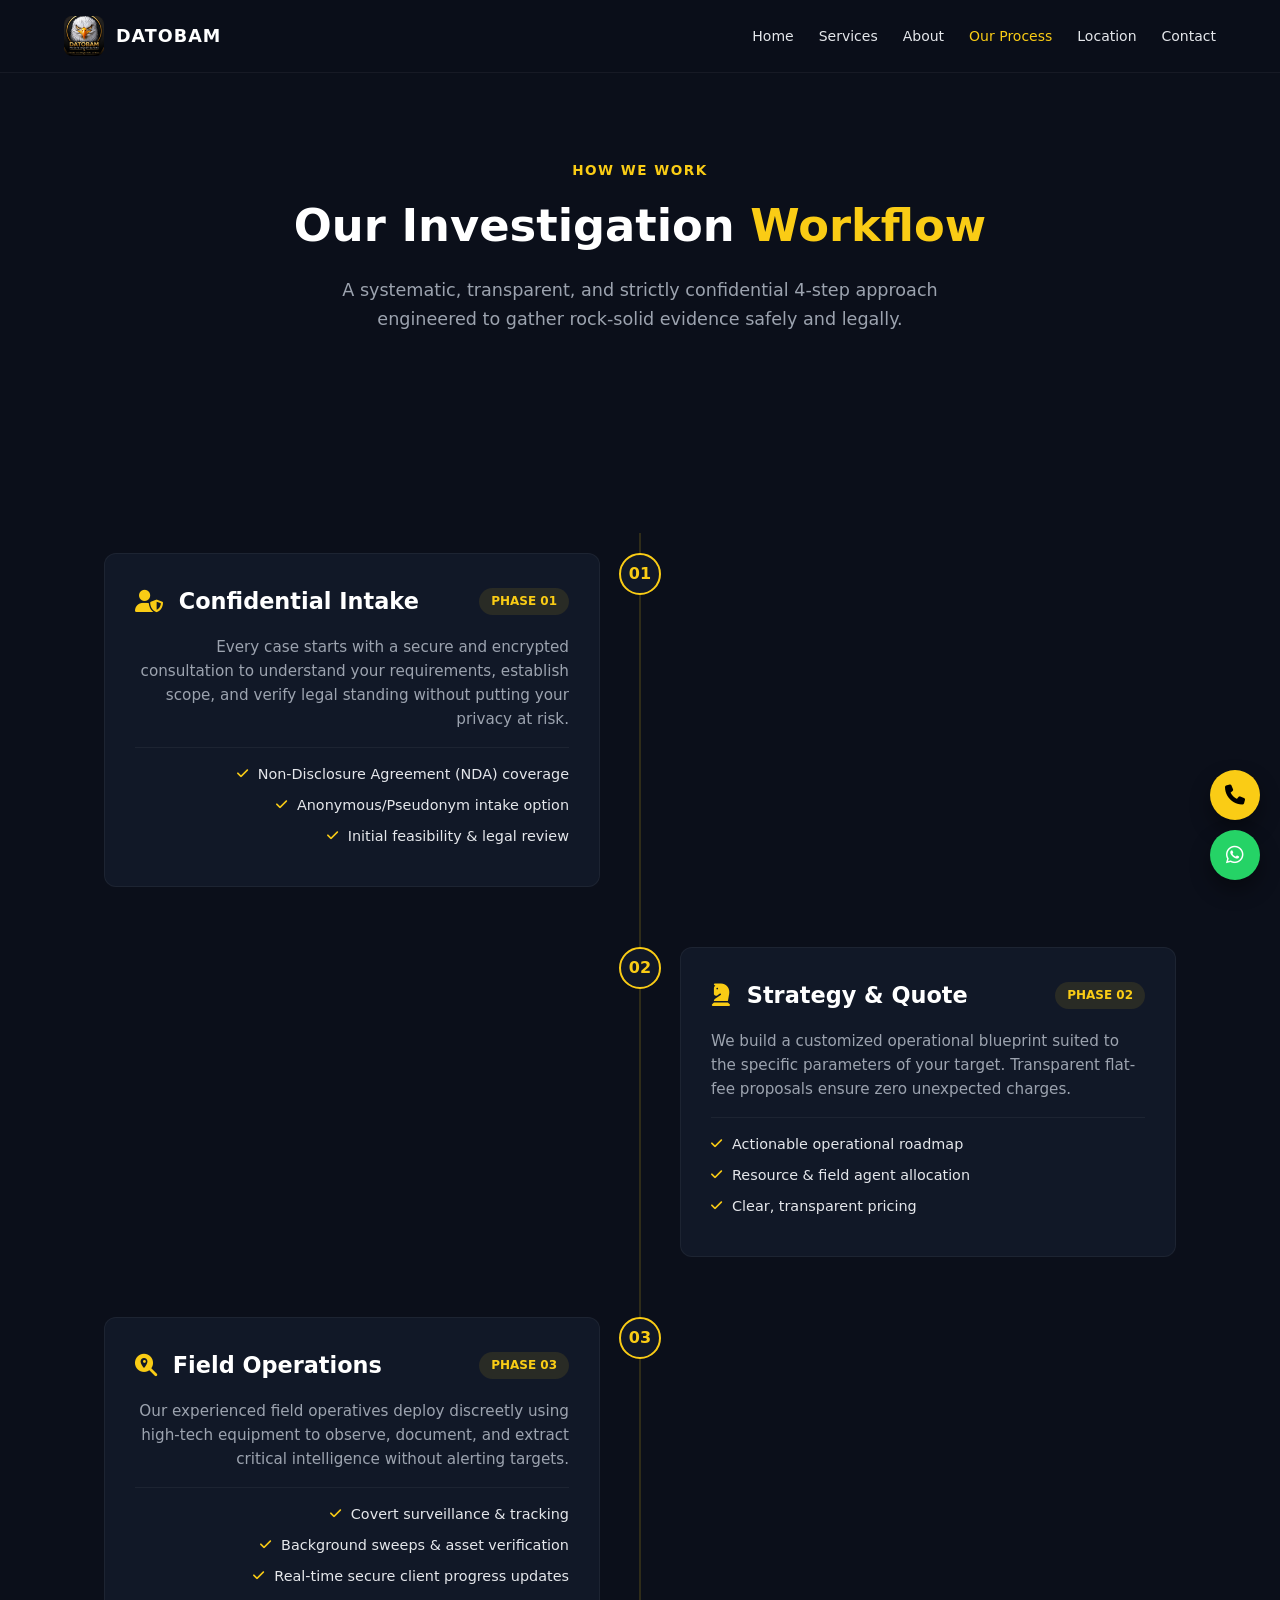
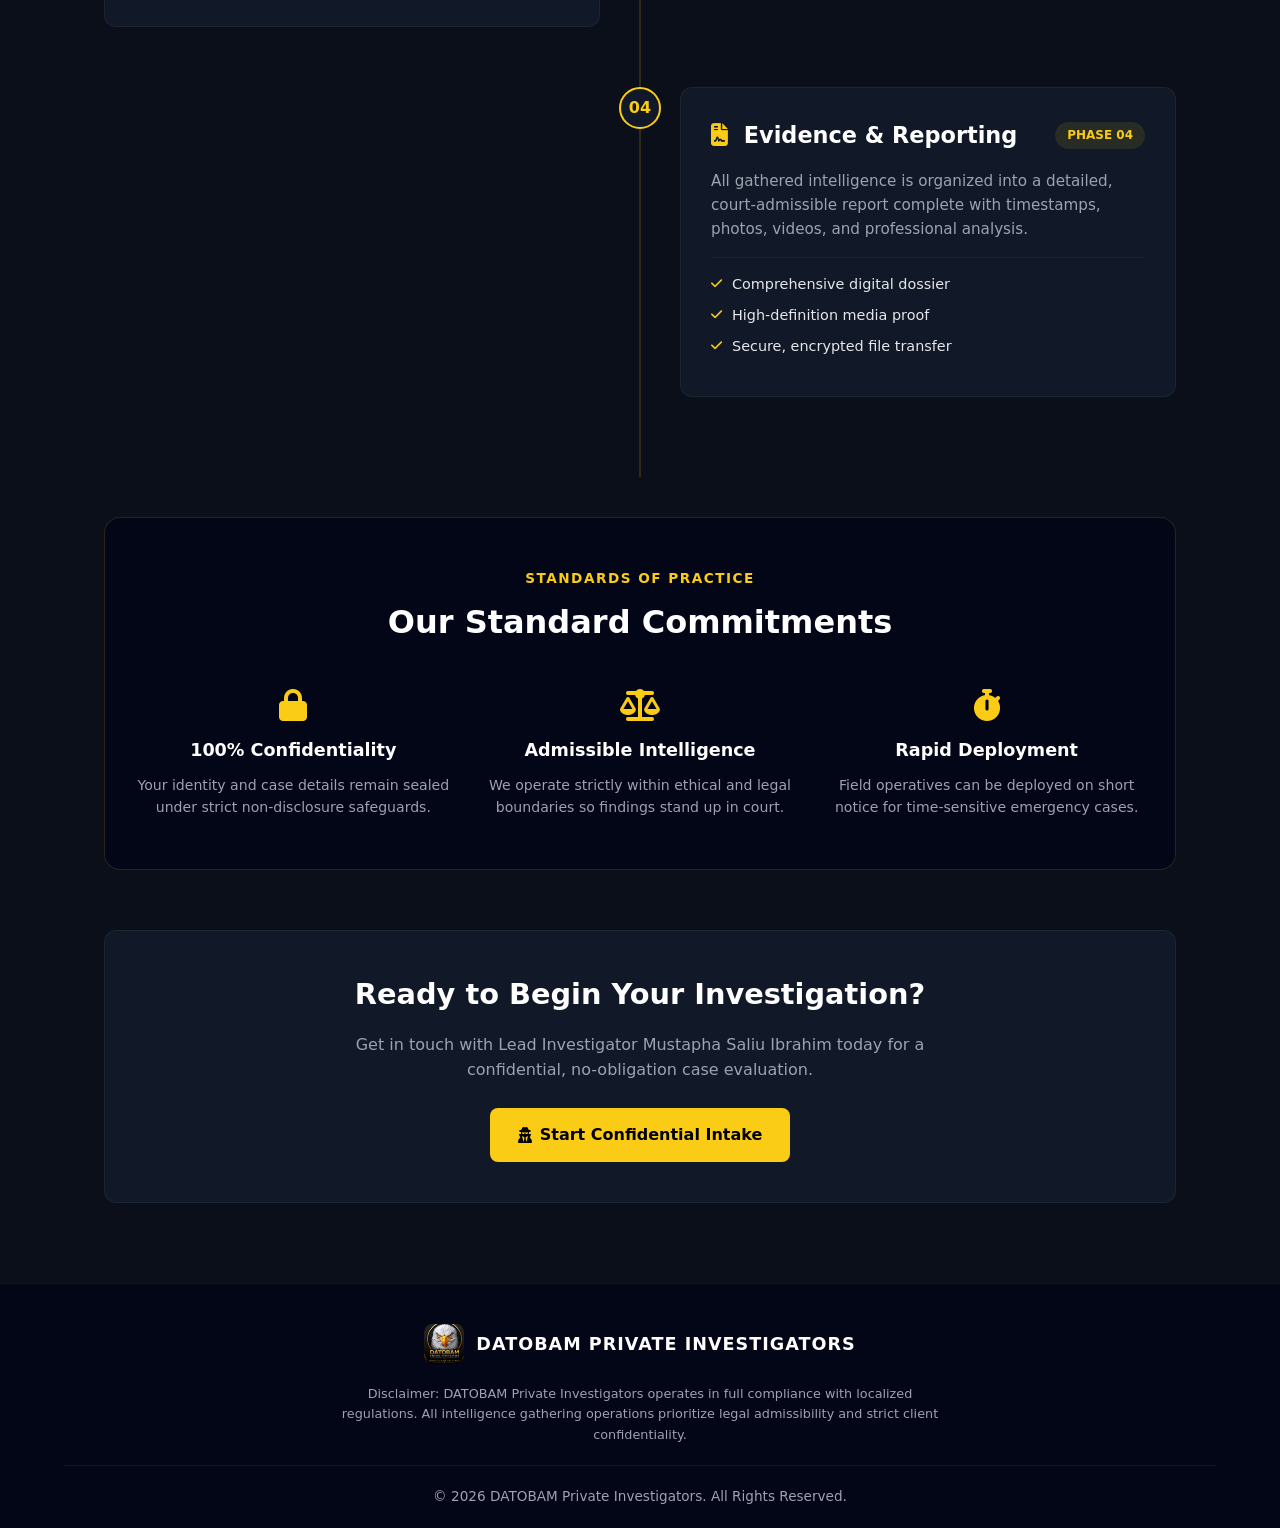
<file: process.html>
<!DOCTYPE html>
<html lang="en">
<head>
  <meta charset="UTF-8">
  <meta name="viewport" content="width=device-width, initial-scale=1.0">
  <meta name="description" content="Discover DATOBAM Private Investigators' systematic, transparent, and confidential 4-step investigation process designed to deliver court-admissible evidence.">
  <meta property="og:title" content="Our Investigation Process | DATOBAM Private Investigators">
  <meta property="og:description" content="A systematic, transparent, and strictly confidential 4-step workflow engineered to gather rock-solid evidence safely and legally.">
  <meta property="og:type" content="website">
  <title>Our Investigation Process | DATOBAM Private Investigators</title>

  <!-- Font Awesome for sleek agency icons -->
  <link rel="stylesheet" href="https://cdnjs.cloudflare.com/ajax/libs/font-awesome/6.4.0/css/all.min.css">

  <style>
    :root {
      --gold: #facc15;
      --gold-hover: #eab308;
      --dark: #0b0f1a;
      --card: #111827;
      --card-hover: #1f2937;
      --border: rgba(250, 204, 21, 0.15);
      --text-muted: #9ca3af;
    }

    * {
      margin: 0;
      padding: 0;
      box-sizing: border-box;
      font-family: 'Segoe UI', system-ui, -apple-system, sans-serif;
      scroll-behavior: smooth;
    }

    body {
      background: var(--dark);
      color: #ffffff;
      line-height: 1.6;
      overflow-x: hidden;
    }

    /* NAVIGATION */
    nav {
      position: fixed;
      top: 0;
      width: 100%;
      display: flex;
      justify-content: space-between;
      align-items: center;
      padding: 16px 5%;
      background: rgba(11, 15, 26, 0.90);
      backdrop-filter: blur(12px);
      border-bottom: 1px solid rgba(255, 255, 255, 0.05);
      z-index: 1000;
    }

    .logo-container {
      display: flex;
      align-items: center;
      gap: 12px;
      text-decoration: none;
      color: #fff;
    }

    .logo-img {
      width: 40px;
      height: 40px;
      border-radius: 8px;
      object-fit: cover;
    }

    .logo-badge {
      width: 40px;
      height: 40px;
      background: var(--gold);
      color: var(--dark);
      display: none;
      align-items: center;
      justify-content: center;
      font-weight: 800;
      font-size: 1.2rem;
      border-radius: 8px;
      flex-shrink: 0;
    }

    .logo-text {
      font-weight: 700;
      letter-spacing: 1px;
      font-size: 1.1rem;
    }

    .nav-links {
      display: flex;
      gap: 25px;
      align-items: center;
    }

    nav a {
      color: #e5e7eb;
      text-decoration: none;
      font-size: 14px;
      font-weight: 500;
      transition: color 0.3s ease;
    }

    nav a:hover, 
    nav a.active {
      color: var(--gold);
    }

    .mobile-menu-btn {
      display: none;
      background: none;
      border: none;
      color: #fff;
      font-size: 24px;
      cursor: pointer;
      padding: 5px;
    }

    /* PAGE HEADER HERO */
    .page-header {
      padding: 160px 20px 80px;
      background: linear-gradient(180deg, rgba(11,15,26,0.85) 0%, rgba(11,15,26,0.98) 100%),
                  url('https://images.unsplash.com/photo-1520975922203-b0b2f5c9c3a1?q=80&w=1920') center/cover no-repeat;
      text-align: center;
    }

    .page-header h1 {
      font-size: 2.8rem;
      color: #fff;
      margin-bottom: 15px;
    }

    .page-header h1 span {
      color: var(--gold);
    }

    .page-header p {
      color: var(--text-muted);
      max-width: 650px;
      margin: 0 auto;
      font-size: 1.1rem;
    }

    /* SECTION COMMON */
    .section {
      padding: 80px 5%;
      max-width: 1200px;
      margin: 0 auto;
    }

    .section-tag {
      color: var(--gold);
      font-size: 0.85rem;
      text-transform: uppercase;
      letter-spacing: 1.5px;
      font-weight: 600;
      display: block;
      margin-bottom: 8px;
    }

    /* DETAILED PROCESS TIMELINE */
    .timeline {
      position: relative;
      margin: 40px 0;
      padding: 20px 0;
    }

    .timeline::before {
      content: '';
      position: absolute;
      top: 0;
      left: 20px;
      height: 100%;
      width: 2px;
      background: var(--border);
    }

    .timeline-step {
      position: relative;
      margin-bottom: 50px;
      padding-left: 60px;
      opacity: 0;
      transform: translateY(30px);
      transition: all 0.5s ease;
    }

    .timeline-step.show {
      opacity: 1;
      transform: translateY(0);
    }

    .timeline-badge {
      position: absolute;
      left: 0;
      top: 0;
      width: 42px;
      height: 42px;
      background: var(--card);
      border: 2px solid var(--gold);
      color: var(--gold);
      border-radius: 50%;
      display: flex;
      align-items: center;
      justify-content: center;
      font-weight: 800;
      font-size: 1rem;
      z-index: 2;
    }

    .timeline-content {
      background: var(--card);
      border: 1px solid rgba(255,255,255,0.05);
      border-radius: 12px;
      padding: 30px;
      transition: all 0.3s ease;
    }

    .timeline-content:hover {
      background: var(--card-hover);
      border-color: var(--border);
    }

    .timeline-header {
      display: flex;
      justify-content: space-between;
      align-items: center;
      margin-bottom: 15px;
      flex-wrap: wrap;
      gap: 10px;
    }

    .timeline-header h3 {
      font-size: 1.4rem;
      color: #fff;
    }

    .timeline-header h3 i {
      color: var(--gold);
      margin-right: 8px;
    }

    .step-phase {
      background: rgba(250, 204, 21, 0.1);
      color: var(--gold);
      padding: 4px 12px;
      border-radius: 15px;
      font-size: 0.75rem;
      font-weight: 700;
      text-transform: uppercase;
    }

    .timeline-content p {
      color: var(--text-muted);
      font-size: 0.95rem;
      margin-bottom: 15px;
    }

    .step-details {
      list-style: none;
      border-top: 1px solid rgba(255,255,255,0.05);
      padding-top: 15px;
    }

    .step-details li {
      display: flex;
      align-items: center;
      gap: 10px;
      color: #e5e7eb;
      font-size: 0.9rem;
      margin-bottom: 8px;
    }

    .step-details i {
      color: var(--gold);
      font-size: 0.8rem;
    }

    /* PRINCIPLES BANNER */
    .principles-box {
      background: #020617;
      border: 1px solid var(--border);
      border-radius: 16px;
      padding: 50px 30px;
      text-align: center;
      margin-top: 40px;
    }

    .principles-grid {
      display: grid;
      grid-template-columns: repeat(auto-fit, minmax(250px, 1fr));
      gap: 30px;
      margin-top: 40px;
    }

    .principle-item i {
      font-size: 2rem;
      color: var(--gold);
      margin-bottom: 15px;
    }

    .principle-item h4 {
      font-size: 1.1rem;
      margin-bottom: 10px;
    }

    .principle-item p {
      color: var(--text-muted);
      font-size: 0.88rem;
    }

    /* CTA BOX */
    .cta-banner {
      background: var(--card);
      border-radius: 12px;
      padding: 40px;
      text-align: center;
      border: 1px solid rgba(255,255,255,0.05);
      margin-top: 60px;
    }

    .cta-banner h2 {
      font-size: 1.8rem;
      margin-bottom: 15px;
    }

    .cta-banner p {
      color: var(--text-muted);
      margin-bottom: 25px;
      max-width: 600px;
      margin-left: auto;
      margin-right: auto;
    }

    .btn {
      padding: 14px 28px;
      background: var(--gold);
      color: #000;
      border: none;
      border-radius: 8px;
      font-weight: 700;
      cursor: pointer;
      transition: all 0.3s ease;
      display: inline-flex;
      align-items: center;
      gap: 8px;
      text-decoration: none;
    }

    .btn:hover {
      background: var(--gold-hover);
      transform: translateY(-2px);
      box-shadow: 0 10px 20px rgba(250, 204, 21, 0.2);
    }

    /* FLOATING BUTTONS */
    .float-btn {
      position: fixed;
      right: 20px;
      width: 50px;
      height: 50px;
      border-radius: 50%;
      display: flex;
      align-items: center;
      justify-content: center;
      color: #fff;
      text-decoration: none;
      font-size: 20px;
      box-shadow: 0 10px 20px rgba(0,0,0,0.4);
      z-index: 999;
      transition: transform 0.3s ease;
    }

    .float-btn:hover {
      transform: scale(1.1);
    }

    .whatsapp {
      bottom: 20px;
      background: #25D366;
    }

    .call {
      bottom: 80px;
      background: var(--gold);
      color: #000;
    }

    /* FOOTER */
    footer {
      background: #020617;
      padding: 40px 5% 20px;
      border-top: 1px solid rgba(255,255,255,0.05);
      text-align: center;
    }

    .footer-content {
      max-width: 1200px;
      margin: 0 auto;
      display: flex;
      flex-direction: column;
      align-items: center;
      gap: 20px;
    }

    .footer-disclaimer {
      max-width: 600px;
      font-size: 0.8rem;
      color: var(--text-muted);
    }

    .footer-bottom {
      margin-top: 20px;
      padding-top: 20px;
      border-top: 1px solid rgba(255,255,255,0.05);
      font-size: 0.85rem;
      color: var(--text-muted);
      width: 100%;
    }

    /* MEDIA QUERIES */
    @media (min-width: 768px) {
      .timeline::before {
        left: 50%;
        transform: translateX(-50%);
      }

      .timeline-step {
        width: 50%;
        padding-left: 0;
        margin-bottom: 60px;
      }

      .timeline-step:nth-child(odd) {
        left: 0;
        padding-right: 40px;
        text-align: right;
      }

      .timeline-step:nth-child(odd) .step-details li {
        justify-content: flex-end;
      }

      .timeline-step:nth-child(even) {
        left: 50%;
        padding-left: 40px;
      }

      .timeline-step:nth-child(odd) .timeline-badge {
        left: auto;
        right: -21px;
      }

      .timeline-step:nth-child(even) .timeline-badge {
        left: -21px;
      }
    }

    @media (max-width: 768px) {
      .nav-links {
        display: none;
        position: absolute;
        top: 100%;
        left: 0;
        width: 100%;
        background: var(--card);
        flex-direction: column;
        padding: 20px;
        border-bottom: 1px solid var(--border);
      }
      
      .nav-links.active {
        display: flex;
      }
      
      .mobile-menu-btn {
        display: block;
      }

      .page-header h1 {
        font-size: 2.2rem;
      }
    }
  </style>
</head>

<body>

  <!-- NAVIGATION -->
  <nav>
    <a href="index.html" class="logo-container" aria-label="DATOBAM Homepage">
      <img src="logo.jpg" alt="DATOBAM Logo" class="logo-img" onerror="this.style.display='none'; this.nextElementSibling.style.display='flex';">
      <div class="logo-badge">D</div>
      <span class="logo-text">DATOBAM</span>
    </a>

    <button class="mobile-menu-btn" id="menuToggleBtn" onclick="toggleMenu()" aria-label="Toggle Navigation Menu">
      <i class="fas fa-bars"></i>
    </button>

    <div class="nav-links" id="navLinks">
      <a href="index.html">Home</a>
      <a href="services.html">Services</a>
      <a href="about.html">About</a>
      <a href="process.html" class="active">Our Process</a>
      <a href="location.html">Location</a>
      <a href="contact.html">Contact</a>
    </div>
  </nav>

  <main>
    <!-- PAGE HEADER -->
    <header class="page-header">
      <span class="section-tag">How We Work</span>
      <h1>Our Investigation <span>Workflow</span></h1>
      <p>A systematic, transparent, and strictly confidential 4-step approach engineered to gather rock-solid evidence safely and legally.</p>
    </header>

    <!-- PROCESS TIMELINE SECTION -->
    <section class="section">
      
      <div class="timeline">
        
        <!-- STEP 1 -->
        <div class="timeline-step">
          <div class="timeline-badge">01</div>
          <div class="timeline-content">
            <div class="timeline-header">
              <h3><i class="fas fa-user-shield" aria-hidden="true"></i> Confidential Intake</h3>
              <span class="step-phase">Phase 01</span>
            </div>
            <p>Every case starts with a secure and encrypted consultation to understand your requirements, establish scope, and verify legal standing without putting your privacy at risk.</p>
            <ul class="step-details">
              <li><i class="fas fa-check" aria-hidden="true"></i> Non-Disclosure Agreement (NDA) coverage</li>
              <li><i class="fas fa-check" aria-hidden="true"></i> Anonymous/Pseudonym intake option</li>
              <li><i class="fas fa-check" aria-hidden="true"></i> Initial feasibility & legal review</li>
            </ul>
          </div>
        </div>

        <!-- STEP 2 -->
        <div class="timeline-step">
          <div class="timeline-badge">02</div>
          <div class="timeline-content">
            <div class="timeline-header">
              <h3><i class="fas fa-chess-knight" aria-hidden="true"></i> Strategy & Quote</h3>
              <span class="step-phase">Phase 02</span>
            </div>
            <p>We build a customized operational blueprint suited to the specific parameters of your target. Transparent flat-fee proposals ensure zero unexpected charges.</p>
            <ul class="step-details">
              <li><i class="fas fa-check" aria-hidden="true"></i> Actionable operational roadmap</li>
              <li><i class="fas fa-check" aria-hidden="true"></i> Resource & field agent allocation</li>
              <li><i class="fas fa-check" aria-hidden="true"></i> Clear, transparent pricing</li>
            </ul>
          </div>
        </div>

        <!-- STEP 3 -->
        <div class="timeline-step">
          <div class="timeline-badge">03</div>
          <div class="timeline-content">
            <div class="timeline-header">
              <h3><i class="fas fa-search-location" aria-hidden="true"></i> Field Operations</h3>
              <span class="step-phase">Phase 03</span>
            </div>
            <p>Our experienced field operatives deploy discreetly using high-tech equipment to observe, document, and extract critical intelligence without alerting targets.</p>
            <ul class="step-details">
              <li><i class="fas fa-check" aria-hidden="true"></i> Covert surveillance & tracking</li>
              <li><i class="fas fa-check" aria-hidden="true"></i> Background sweeps & asset verification</li>
              <li><i class="fas fa-check" aria-hidden="true"></i> Real-time secure client progress updates</li>
            </ul>
          </div>
        </div>

        <!-- STEP 4 -->
        <div class="timeline-step">
          <div class="timeline-badge">04</div>
          <div class="timeline-content">
            <div class="timeline-header">
              <h3><i class="fas fa-file-contract" aria-hidden="true"></i> Evidence & Reporting</h3>
              <span class="step-phase">Phase 04</span>
            </div>
            <p>All gathered intelligence is organized into a detailed, court-admissible report complete with timestamps, photos, videos, and professional analysis.</p>
            <ul class="step-details">
              <li><i class="fas fa-check" aria-hidden="true"></i> Comprehensive digital dossier</li>
              <li><i class="fas fa-check" aria-hidden="true"></i> High-definition media proof</li>
              <li><i class="fas fa-check" aria-hidden="true"></i> Secure, encrypted file transfer</li>
            </ul>
          </div>
        </div>

      </div>

      <!-- OPERATIONAL GUARANTEES -->
      <div class="principles-box">
        <span class="section-tag">Standards of Practice</span>
        <h2 style="font-size: 2rem; margin-top: 5px;">Our Standard Commitments</h2>
        
        <div class="principles-grid">
          <div class="principle-item">
            <i class="fas fa-lock" aria-hidden="true"></i>
            <h4>100% Confidentiality</h4>
            <p>Your identity and case details remain sealed under strict non-disclosure safeguards.</p>
          </div>

          <div class="principle-item">
            <i class="fas fa-balance-scale" aria-hidden="true"></i>
            <h4>Admissible Intelligence</h4>
            <p>We operate strictly within ethical and legal boundaries so findings stand up in court.</p>
          </div>

          <div class="principle-item">
            <i class="fas fa-stopwatch" aria-hidden="true"></i>
            <h4>Rapid Deployment</h4>
            <p>Field operatives can be deployed on short notice for time-sensitive emergency cases.</p>
          </div>
        </div>
      </div>

      <!-- CALL TO ACTION BANNER -->
      <div class="cta-banner">
        <h2>Ready to Begin Your Investigation?</h2>
        <p>Get in touch with Lead Investigator Mustapha Saliu Ibrahim today for a confidential, no-obligation case evaluation.</p>
        <a href="contact.html" class="btn"><i class="fas fa-user-secret" aria-hidden="true"></i> Start Confidential Intake</a>
      </div>

    </section>
  </main>

  <!-- FLOATING FAST-CONTACT BUTTONS -->
  <a href="tel:+2347036883907" class="float-btn call" aria-label="Call Us Directly">
    <i class="fas fa-phone" aria-hidden="true"></i>
  </a>
  <a href="https://wa.me/2347036883907" class="float-btn whatsapp" target="_blank" rel="noopener noreferrer" aria-label="Chat on WhatsApp">
    <i class="fab fa-whatsapp" aria-hidden="true"></i>
  </a>

  <!-- FOOTER -->
  <footer>
    <div class="footer-content">
      <a href="index.html" class="logo-container">
        <img src="logo.jpg" alt="DATOBAM Logo" class="logo-img" onerror="this.style.display='none'; this.nextElementSibling.style.display='flex';">
        <div class="logo-badge">D</div>
        <div class="logo-text">DATOBAM PRIVATE INVESTIGATORS</div>
      </a>
      
      <p class="footer-disclaimer">
        Disclaimer: DATOBAM Private Investigators operates in full compliance with localized regulations. All intelligence gathering operations prioritize legal admissibility and strict client confidentiality.
      </p>
    </div>

    <div class="footer-bottom">
      &copy; 2026 DATOBAM Private Investigators. All Rights Reserved.
    </div>
  </footer>

  <script>
    // Toggle Mobile Navigation Menu
    function toggleMenu() {
      const navLinks = document.getElementById('navLinks');
      navLinks.classList.toggle('active');
    }

    // Close mobile nav when clicking outside
    document.addEventListener('click', function(e) {
      const navLinks = document.getElementById('navLinks');
      const menuBtn = document.getElementById('menuToggleBtn');
      if (!navLinks.contains(e.target) && !menuBtn.contains(e.target) && navLinks.classList.contains('active')) {
        navLinks.classList.remove('active');
      }
    });

    // Intersection Observer for scroll animations
    if ('IntersectionObserver' in window) {
      const observerOptions = {
        threshold: 0.15
      };

      const observer = new IntersectionObserver((entries) => {
        entries.forEach(entry => {
          if (entry.isIntersecting) {
            entry.target.classList.add("show");
          }
        });
      }, observerOptions);

      document.querySelectorAll('.timeline-step').forEach(el => {
        observer.observe(el);
      });
    } else {
      // Fallback for older browsers
      document.querySelectorAll('.timeline-step').forEach(el => {
        el.classList.add('show');
      });
    }
  </script>

</body>
</html>
</file>
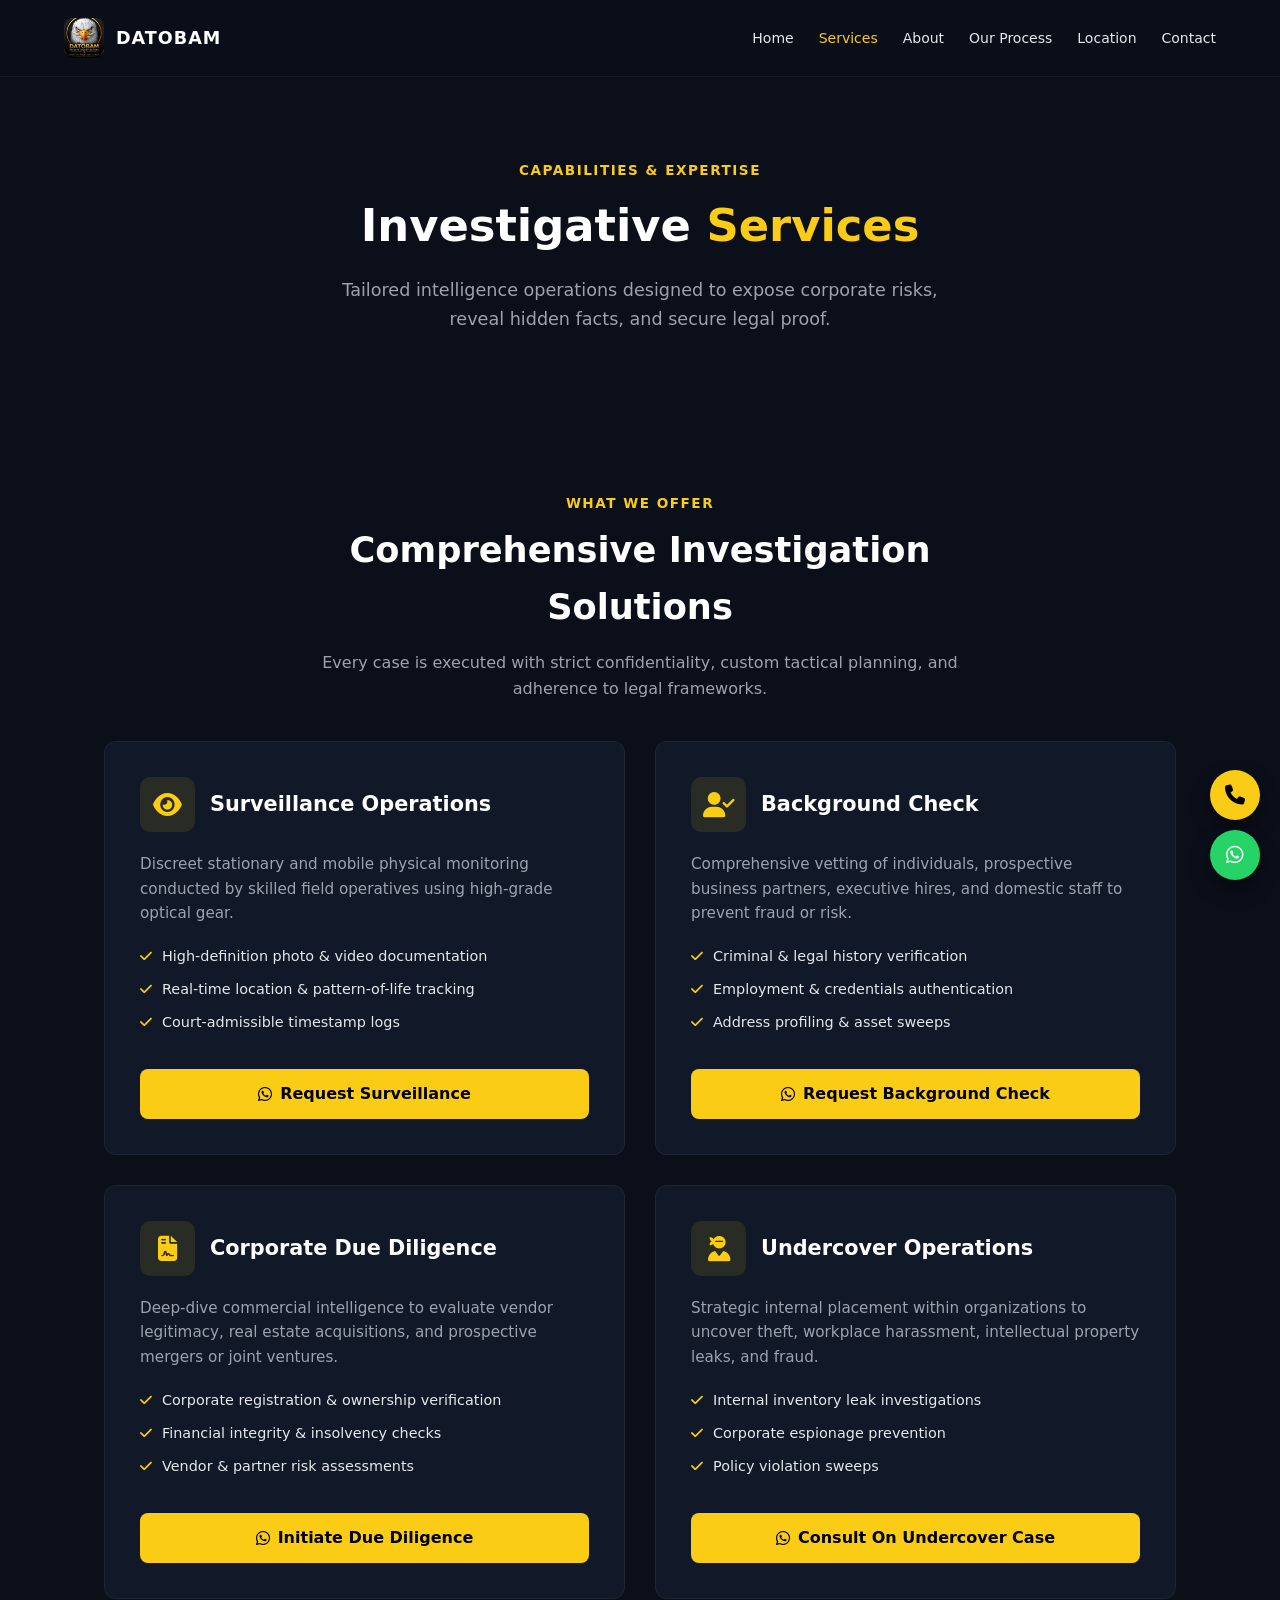
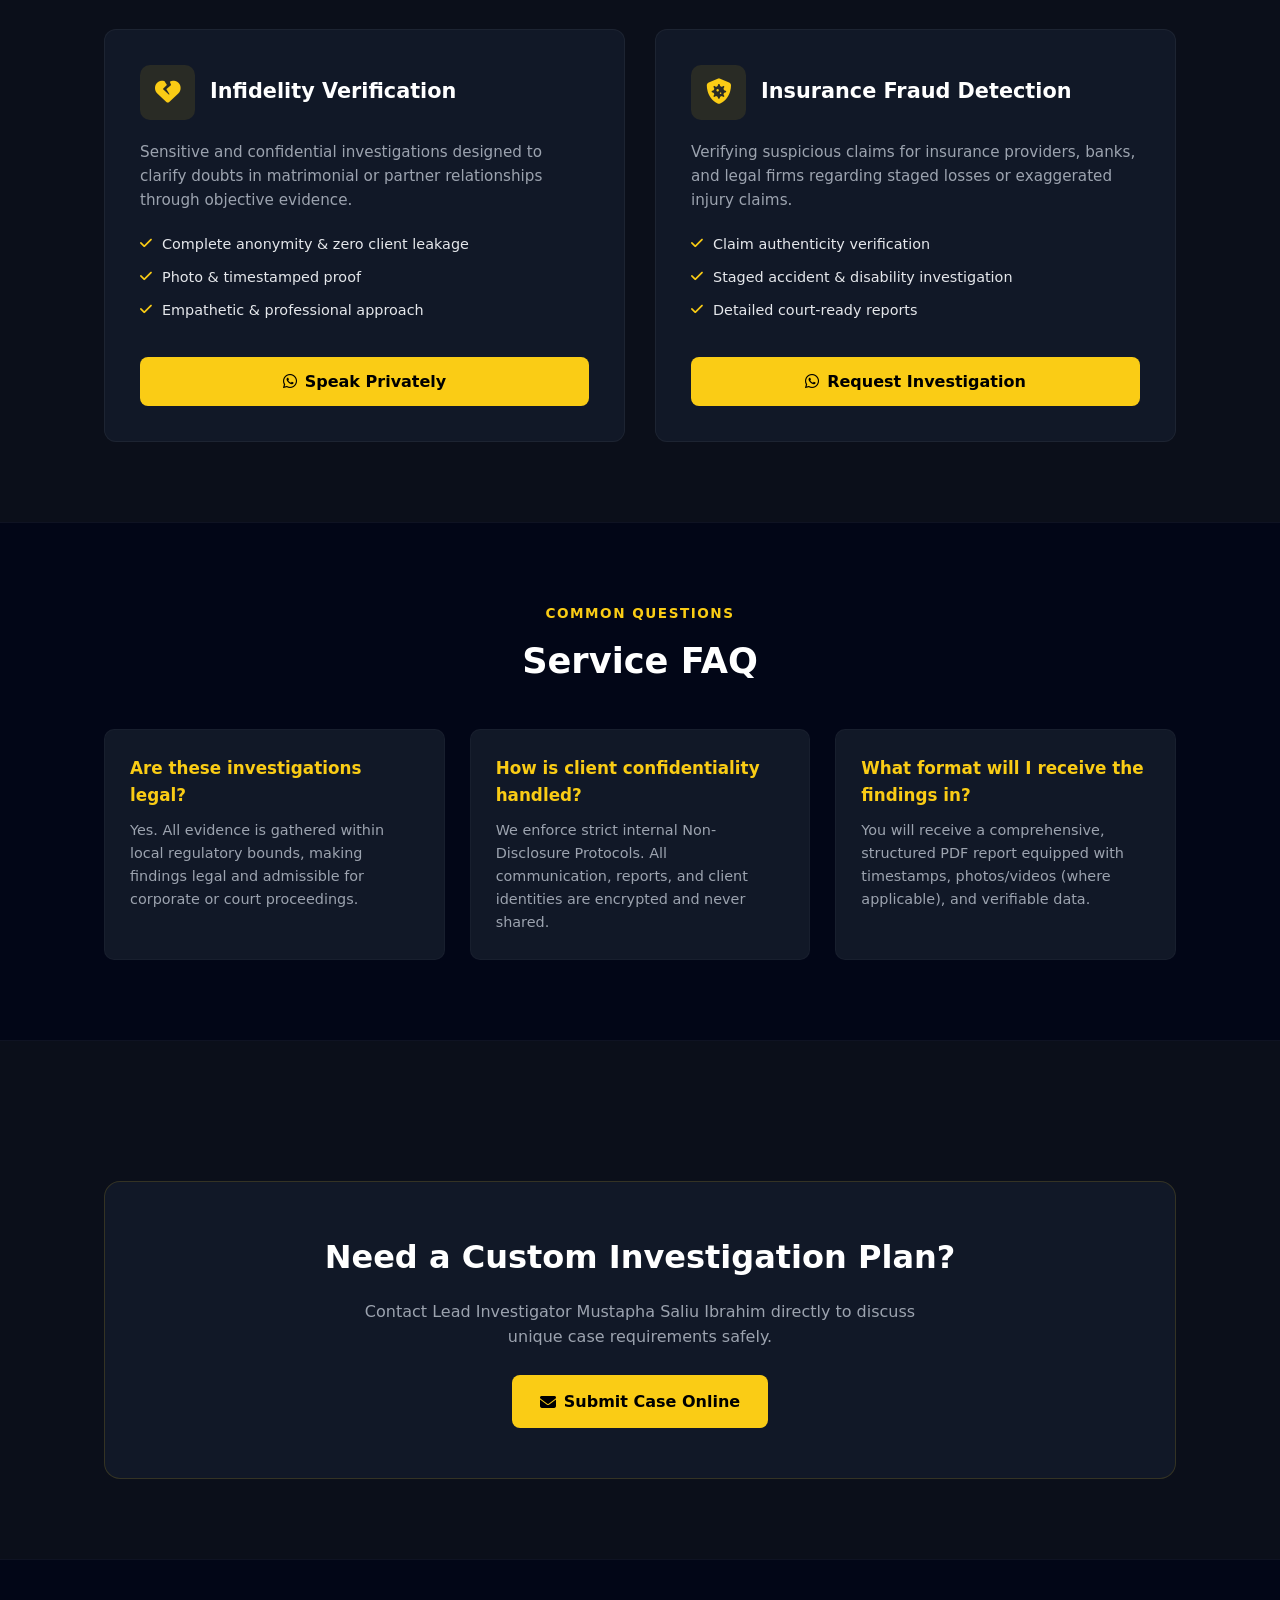
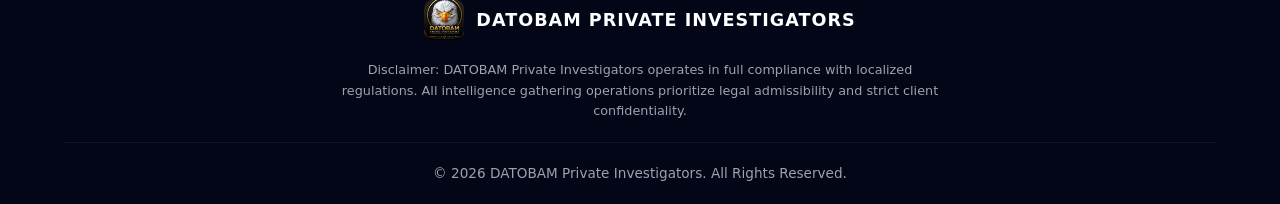
<file: services.html>
<!DOCTYPE html>
<html lang="en">
<head>
  <meta charset="UTF-8">
  <meta name="viewport" content="width=device-width, initial-scale=1.0">
  <meta name="description" content="DATOBAM Private Investigators Services - Surveillance, background checks, corporate due diligence, undercover operations, and fraud detection in Nigeria.">
  <meta property="og:title" content="Our Services | DATOBAM Private Investigators">
  <meta property="og:description" content="Tailored intelligence operations designed to expose corporate risks, reveal hidden facts, and secure legal proof in Nigeria and beyond.">
  <meta property="og:type" content="website">
  <title>Our Services | DATOBAM Private Investigators</title>

  <!-- Font Awesome for agency icons -->
  <link rel="stylesheet" href="https://cdnjs.cloudflare.com/ajax/libs/font-awesome/6.4.0/css/all.min.css">

  <style>
    :root {
      --gold: #facc15;
      --gold-hover: #eab308;
      --dark: #0b0f1a;
      --card: #111827;
      --card-hover: #1f2937;
      --border: rgba(250, 204, 21, 0.15);
      --text-muted: #9ca3af;
    }

    * {
      margin: 0;
      padding: 0;
      box-sizing: border-box;
      font-family: 'Segoe UI', system-ui, -apple-system, sans-serif;
      scroll-behavior: smooth;
    }

    body {
      background: var(--dark);
      color: #fff;
      line-height: 1.6;
      overflow-x: hidden;
    }

    /* NAVIGATION */
    nav {
      position: fixed;
      top: 0;
      width: 100%;
      display: flex;
      justify-content: space-between;
      align-items: center;
      padding: 18px 5%;
      background: rgba(11, 15, 26, 0.85);
      backdrop-filter: blur(12px);
      border-bottom: 1px solid rgba(255, 255, 255, 0.05);
      z-index: 1000;
    }

    .logo-container {
      display: flex;
      align-items: center;
      gap: 12px;
      text-decoration: none;
      color: #fff;
    }

    .logo-img {
      width: 40px;
      height: 40px;
      border-radius: 8px;
      object-fit: cover;
    }

    .logo-badge {
      width: 40px;
      height: 40px;
      background: var(--gold);
      color: var(--dark);
      display: none;
      align-items: center;
      justify-content: center;
      font-weight: 800;
      font-size: 1.2rem;
      border-radius: 8px;
      flex-shrink: 0;
    }

    .logo-text {
      font-weight: 700;
      letter-spacing: 1px;
      font-size: 1.1rem;
    }

    .nav-links {
      display: flex;
      gap: 25px;
      align-items: center;
    }

    nav a {
      color: #e5e7eb;
      text-decoration: none;
      font-size: 14px;
      font-weight: 500;
      transition: color 0.3s ease;
    }

    nav a:hover, 
    nav a.active {
      color: var(--gold);
    }

    .mobile-menu-btn {
      display: none;
      background: none;
      border: none;
      color: #fff;
      font-size: 24px;
      cursor: pointer;
      padding: 5px;
    }

    /* PAGE HEADER HERO */
    .page-header {
      padding: 160px 20px 80px;
      background: linear-gradient(180deg, rgba(11,15,26,0.85) 0%, rgba(11,15,26,0.98) 100%),
                  url('https://images.unsplash.com/photo-1520975922203-b0b2f5c9c3a1?q=80&w=1920') center/cover no-repeat;
      text-align: center;
    }

    .page-header h1 {
      font-size: 2.8rem;
      color: #fff;
      margin-bottom: 15px;
    }

    .page-header h1 span {
      color: var(--gold);
    }

    .page-header p {
      color: var(--text-muted);
      max-width: 650px;
      margin: 0 auto;
      font-size: 1.1rem;
    }

    /* SECTION COMMON */
    .section {
      padding: 80px 5%;
      max-width: 1200px;
      margin: 0 auto;
    }

    .section-tag {
      color: var(--gold);
      font-size: 0.85rem;
      text-transform: uppercase;
      letter-spacing: 1.5px;
      font-weight: 600;
      display: block;
      margin-bottom: 8px;
    }

    /* DETAILED SERVICES GRID */
    .services-detailed-grid {
      display: grid;
      grid-template-columns: repeat(auto-fit, minmax(340px, 1fr));
      gap: 30px;
      margin-top: 40px;
    }

    .service-card {
      background: var(--card);
      border: 1px solid rgba(255, 255, 255, 0.05);
      padding: 35px;
      border-radius: 12px;
      transition: all 0.3s ease;
      display: flex;
      flex-direction: column;
    }

    .service-card:hover {
      background: var(--card-hover);
      border-color: var(--border);
      transform: translateY(-5px);
    }

    .service-header {
      display: flex;
      align-items: center;
      gap: 15px;
      margin-bottom: 20px;
    }

    .service-icon {
      width: 55px;
      height: 55px;
      background: rgba(250, 204, 21, 0.1);
      color: var(--gold);
      border-radius: 10px;
      display: flex;
      align-items: center;
      justify-content: center;
      font-size: 1.6rem;
      flex-shrink: 0;
    }

    .service-card h3 {
      font-size: 1.3rem;
      color: #fff;
    }

    .service-card p {
      color: var(--text-muted);
      font-size: 0.95rem;
      margin-bottom: 20px;
    }

    .service-features {
      list-style: none;
      margin-bottom: 25px;
      flex-grow: 1;
    }

    .service-features li {
      display: flex;
      align-items: center;
      gap: 10px;
      color: #e5e7eb;
      font-size: 0.9rem;
      margin-bottom: 10px;
    }

    .service-features i {
      color: var(--gold);
      font-size: 0.85rem;
    }

    /* BUTTONS */
    .btn {
      padding: 12px 24px;
      background: var(--gold);
      color: #000;
      border: none;
      border-radius: 8px;
      font-weight: 700;
      cursor: pointer;
      transition: all 0.3s ease;
      display: inline-flex;
      align-items: center;
      justify-content: center;
      gap: 8px;
      text-decoration: none;
      width: 100%;
    }

    .btn:hover {
      background: var(--gold-hover);
      box-shadow: 0 10px 20px rgba(250, 204, 21, 0.2);
    }

    /* FAQ SECTION */
    .faq-wrapper {
      background: #020617;
      border-top: 1px solid rgba(255,255,255,0.05);
      border-bottom: 1px solid rgba(255,255,255,0.05);
    }

    .faq-grid {
      display: grid;
      grid-template-columns: repeat(auto-fit, minmax(300px, 1fr));
      gap: 25px;
      margin-top: 40px;
    }

    .faq-item {
      background: var(--card);
      padding: 25px;
      border-radius: 10px;
      border: 1px solid rgba(255,255,255,0.03);
    }

    .faq-item h4 {
      font-size: 1.05rem;
      margin-bottom: 10px;
      color: var(--gold);
    }

    .faq-item p {
      color: var(--text-muted);
      font-size: 0.9rem;
    }

    /* CTA BANNER */
    .cta-banner {
      text-align: center;
      background: var(--card);
      border: 1px solid var(--border);
      border-radius: 16px;
      padding: 50px 20px;
      margin-top: 60px;
    }

    .cta-banner h2 {
      font-size: 2rem;
      margin-bottom: 15px;
    }

    .cta-banner p {
      color: var(--text-muted);
      margin-bottom: 25px;
      max-width: 600px;
      margin-left: auto;
      margin-right: auto;
    }

    /* FLOATING BUTTONS */
    .float-btn {
      position: fixed;
      right: 20px;
      width: 50px;
      height: 50px;
      border-radius: 50%;
      display: flex;
      align-items: center;
      justify-content: center;
      color: #fff;
      text-decoration: none;
      font-size: 20px;
      box-shadow: 0 10px 20px rgba(0,0,0,0.4);
      z-index: 999;
      transition: transform 0.3s ease;
    }

    .float-btn:hover {
      transform: scale(1.1);
    }

    .whatsapp {
      bottom: 20px;
      background: #25D366;
    }

    .call {
      bottom: 80px;
      background: var(--gold);
      color: #000;
    }

    /* FOOTER */
    footer {
      background: #020617;
      padding: 40px 5% 20px;
      border-top: 1px solid rgba(255,255,255,0.05);
      text-align: center;
    }

    .footer-content {
      max-width: 1200px;
      margin: 0 auto;
      display: flex;
      flex-direction: column;
      align-items: center;
      gap: 20px;
    }

    .footer-disclaimer {
      max-width: 600px;
      font-size: 0.8rem;
      color: var(--text-muted);
    }

    .footer-bottom {
      margin-top: 20px;
      padding-top: 20px;
      border-top: 1px solid rgba(255,255,255,0.05);
      font-size: 0.85rem;
      color: var(--text-muted);
      width: 100%;
    }

    /* MEDIA QUERIES */
    @media (max-width: 768px) {
      .nav-links {
        display: none;
        position: absolute;
        top: 100%;
        left: 0;
        width: 100%;
        background: var(--card);
        flex-direction: column;
        padding: 20px;
        border-bottom: 1px solid var(--border);
      }
      
      .nav-links.active {
        display: flex;
      }
      
      .mobile-menu-btn {
        display: block;
      }

      .page-header h1 {
        font-size: 2.2rem;
      }
    }
  </style>
</head>

<body>

  <!-- NAVIGATION -->
  <nav>
    <a href="index.html" class="logo-container" aria-label="DATOBAM Homepage">
      <img src="logo.jpg" alt="DATOBAM Logo" class="logo-img" onerror="this.style.display='none'; this.nextElementSibling.style.display='flex';">
      <div class="logo-badge">D</div>
      <span class="logo-text">DATOBAM</span>
    </a>

    <button class="mobile-menu-btn" id="menuToggleBtn" onclick="toggleMenu()" aria-label="Toggle Navigation Menu">
      <i class="fas fa-bars"></i>
    </button>

    <div class="nav-links" id="navLinks">
      <a href="index.html">Home</a>
      <a href="services.html" class="active">Services</a>
      <a href="about.html">About</a>
      <a href="process.html">Our Process</a>
      <a href="location.html">Location</a>
      <a href="contact.html">Contact</a>
    </div>
  </nav>

  <main>
    <!-- PAGE HEADER -->
    <header class="page-header">
      <span class="section-tag">Capabilities & Expertise</span>
      <h1>Investigative <span>Services</span></h1>
      <p>Tailored intelligence operations designed to expose corporate risks, reveal hidden facts, and secure legal proof.</p>
    </header>

    <!-- SERVICES LISTING -->
    <section class="section">
      <div style="text-align: center; max-width: 650px; margin: 0 auto;">
        <span class="section-tag">What We Offer</span>
        <h2 style="font-size: 2.2rem; margin-bottom: 15px;">Comprehensive Investigation Solutions</h2>
        <p style="color: var(--text-muted);">Every case is executed with strict confidentiality, custom tactical planning, and adherence to legal frameworks.</p>
      </div>

      <div class="services-detailed-grid">
        
        <!-- 1. Surveillance Operations -->
        <div class="service-card">
          <div class="service-header">
            <div class="service-icon"><i class="fas fa-eye" aria-hidden="true"></i></div>
            <h3>Surveillance Operations</h3>
          </div>
          <p>Discreet stationary and mobile physical monitoring conducted by skilled field operatives using high-grade optical gear.</p>
          <ul class="service-features">
            <li><i class="fas fa-check" aria-hidden="true"></i> High-definition photo & video documentation</li>
            <li><i class="fas fa-check" aria-hidden="true"></i> Real-time location & pattern-of-life tracking</li>
            <li><i class="fas fa-check" aria-hidden="true"></i> Court-admissible timestamp logs</li>
          </ul>
          <a href="https://wa.me/2347036883907?text=Inquiry%20regarding%20Surveillance%20Operations" class="btn" target="_blank" rel="noopener noreferrer">
            <i class="fab fa-whatsapp" aria-hidden="true"></i> Request Surveillance
          </a>
        </div>

        <!-- 2. Background Check -->
        <div class="service-card">
          <div class="service-header">
            <div class="service-icon"><i class="fas fa-user-check" aria-hidden="true"></i></div>
            <h3>Background Check</h3>
          </div>
          <p>Comprehensive vetting of individuals, prospective business partners, executive hires, and domestic staff to prevent fraud or risk.</p>
          <ul class="service-features">
            <li><i class="fas fa-check" aria-hidden="true"></i> Criminal & legal history verification</li>
            <li><i class="fas fa-check" aria-hidden="true"></i> Employment & credentials authentication</li>
            <li><i class="fas fa-check" aria-hidden="true"></i> Address profiling & asset sweeps</li>
          </ul>
          <a href="https://wa.me/2347036883907?text=Inquiry%20regarding%20Background%20Checks" class="btn" target="_blank" rel="noopener noreferrer">
            <i class="fab fa-whatsapp" aria-hidden="true"></i> Request Background Check
          </a>
        </div>

        <!-- 3. Corporate Due Diligence -->
        <div class="service-card">
          <div class="service-header">
            <div class="service-icon"><i class="fas fa-file-contract" aria-hidden="true"></i></div>
            <h3>Corporate Due Diligence</h3>
          </div>
          <p>Deep-dive commercial intelligence to evaluate vendor legitimacy, real estate acquisitions, and prospective mergers or joint ventures.</p>
          <ul class="service-features">
            <li><i class="fas fa-check" aria-hidden="true"></i> Corporate registration & ownership verification</li>
            <li><i class="fas fa-check" aria-hidden="true"></i> Financial integrity & insolvency checks</li>
            <li><i class="fas fa-check" aria-hidden="true"></i> Vendor & partner risk assessments</li>
          </ul>
          <a href="https://wa.me/2347036883907?text=Inquiry%20regarding%20Corporate%20Due%20Diligence" class="btn" target="_blank" rel="noopener noreferrer">
            <i class="fab fa-whatsapp" aria-hidden="true"></i> Initiate Due Diligence
          </a>
        </div>

        <!-- 4. Undercover Operations -->
        <div class="service-card">
          <div class="service-header">
            <div class="service-icon"><i class="fas fa-user-ninja" aria-hidden="true"></i></div>
            <h3>Undercover Operations</h3>
          </div>
          <p>Strategic internal placement within organizations to uncover theft, workplace harassment, intellectual property leaks, and fraud.</p>
          <ul class="service-features">
            <li><i class="fas fa-check" aria-hidden="true"></i> Internal inventory leak investigations</li>
            <li><i class="fas fa-check" aria-hidden="true"></i> Corporate espionage prevention</li>
            <li><i class="fas fa-check" aria-hidden="true"></i> Policy violation sweeps</li>
          </ul>
          <a href="https://wa.me/2347036883907?text=Inquiry%20regarding%20Undercover%20Operations" class="btn" target="_blank" rel="noopener noreferrer">
            <i class="fab fa-whatsapp" aria-hidden="true"></i> Consult On Undercover Case
          </a>
        </div>

        <!-- 5. Infidelity Verification -->
        <div class="service-card">
          <div class="service-header">
            <div class="service-icon"><i class="fas fa-heart-broken" aria-hidden="true"></i></div>
            <h3>Infidelity Verification</h3>
          </div>
          <p>Sensitive and confidential investigations designed to clarify doubts in matrimonial or partner relationships through objective evidence.</p>
          <ul class="service-features">
            <li><i class="fas fa-check" aria-hidden="true"></i> Complete anonymity & zero client leakage</li>
            <li><i class="fas fa-check" aria-hidden="true"></i> Photo & timestamped proof</li>
            <li><i class="fas fa-check" aria-hidden="true"></i> Empathetic & professional approach</li>
          </ul>
          <a href="https://wa.me/2347036883907?text=Inquiry%20regarding%20Infidelity%20Verification" class="btn" target="_blank" rel="noopener noreferrer">
            <i class="fab fa-whatsapp" aria-hidden="true"></i> Speak Privately
          </a>
        </div>

        <!-- 6. Insurance Fraud Detection -->
        <div class="service-card">
          <div class="service-header">
            <div class="service-icon"><i class="fas fa-shield-virus" aria-hidden="true"></i></div>
            <h3>Insurance Fraud Detection</h3>
          </div>
          <p>Verifying suspicious claims for insurance providers, banks, and legal firms regarding staged losses or exaggerated injury claims.</p>
          <ul class="service-features">
            <li><i class="fas fa-check" aria-hidden="true"></i> Claim authenticity verification</li>
            <li><i class="fas fa-check" aria-hidden="true"></i> Staged accident & disability investigation</li>
            <li><i class="fas fa-check" aria-hidden="true"></i> Detailed court-ready reports</li>
          </ul>
          <a href="https://wa.me/2347036883907?text=Inquiry%20regarding%20Insurance%20Fraud%20Detection" class="btn" target="_blank" rel="noopener noreferrer">
            <i class="fab fa-whatsapp" aria-hidden="true"></i> Request Investigation
          </a>
        </div>

      </div>
    </section>

    <!-- FREQUENTLY ASKED QUESTIONS -->
    <div class="faq-wrapper">
      <section class="section">
        <div style="text-align: center; max-width: 600px; margin: 0 auto;">
          <span class="section-tag">Common Questions</span>
          <h2 style="font-size: 2.2rem;">Service FAQ</h2>
        </div>

        <div class="faq-grid">
          <div class="faq-item">
            <h4>Are these investigations legal?</h4>
            <p>Yes. All evidence is gathered within local regulatory bounds, making findings legal and admissible for corporate or court proceedings.</p>
          </div>

          <div class="faq-item">
            <h4>How is client confidentiality handled?</h4>
            <p>We enforce strict internal Non-Disclosure Protocols. All communication, reports, and client identities are encrypted and never shared.</p>
          </div>

          <div class="faq-item">
            <h4>What format will I receive the findings in?</h4>
            <p>You will receive a comprehensive, structured PDF report equipped with timestamps, photos/videos (where applicable), and verifiable data.</p>
          </div>
        </div>
      </section>
    </div>

    <!-- CTA BANNER -->
    <section class="section">
      <div class="cta-banner">
        <h2>Need a Custom Investigation Plan?</h2>
        <p>Contact Lead Investigator Mustapha Saliu Ibrahim directly to discuss unique case requirements safely.</p>
        <a href="contact.html" class="btn" style="width: auto; padding: 14px 28px; display: inline-flex;">
          <i class="fas fa-envelope" aria-hidden="true"></i> Submit Case Online
        </a>
      </div>
    </section>
  </main>

  <!-- FLOATING FAST-CONTACT BUTTONS -->
  <a href="tel:+2347036883907" class="float-btn call" aria-label="Call Us Directly">
    <i class="fas fa-phone" aria-hidden="true"></i>
  </a>
  <a href="https://wa.me/2347036883907" class="float-btn whatsapp" target="_blank" rel="noopener noreferrer" aria-label="Chat on WhatsApp">
    <i class="fab fa-whatsapp" aria-hidden="true"></i>
  </a>

  <!-- FOOTER -->
  <footer>
    <div class="footer-content">
      <a href="index.html" class="logo-container">
        <img src="logo.jpg" alt="DATOBAM Logo" class="logo-img" onerror="this.style.display='none'; this.nextElementSibling.style.display='flex';">
        <div class="logo-badge">D</div>
        <div class="logo-text">DATOBAM PRIVATE INVESTIGATORS</div>
      </a>
      
      <p class="footer-disclaimer">
        Disclaimer: DATOBAM Private Investigators operates in full compliance with localized regulations. All intelligence gathering operations prioritize legal admissibility and strict client confidentiality.
      </p>
    </div>

    <div class="footer-bottom">
      &copy; 2026 DATOBAM Private Investigators. All Rights Reserved.
    </div>
  </footer>

  <script>
    // Toggle Mobile Navigation
    function toggleMenu() {
      const navLinks = document.getElementById('navLinks');
      navLinks.classList.toggle('active');
    }

    // Close menu when clicking outside on mobile
    document.addEventListener('click', function(e) {
      const navLinks = document.getElementById('navLinks');
      const menuBtn = document.getElementById('menuToggleBtn');
      if (!navLinks.contains(e.target) && !menuBtn.contains(e.target) && navLinks.classList.contains('active')) {
        navLinks.classList.remove('active');
      }
    });
  </script>

</body>
</html>
</file>
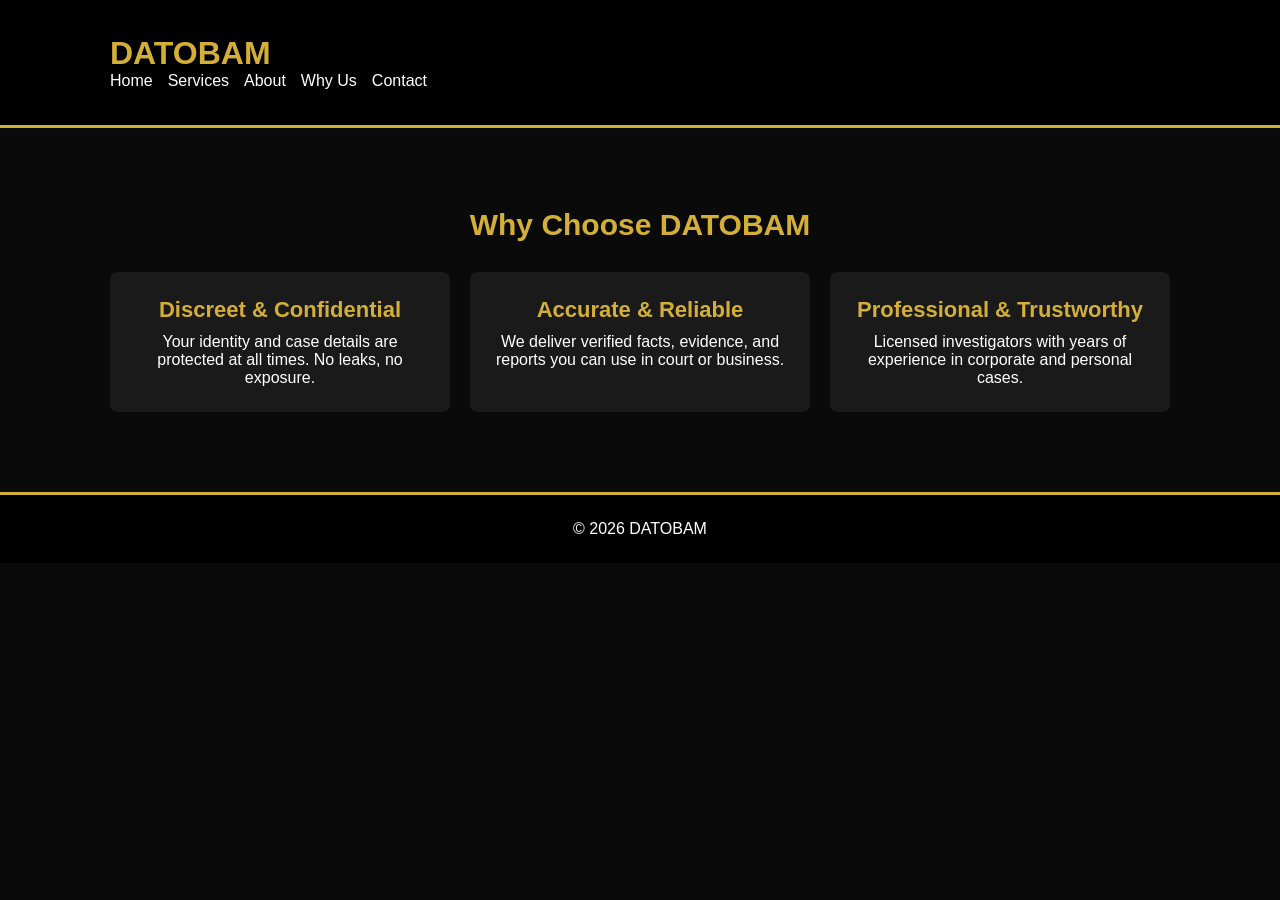
<file: why-us.html>
<!DOCTYPE html><html lang="en"><head><meta charset="UTF-8"><meta name="viewport" content="width=device-width, initial-scale=1.0">
<title>Why Us | DATOBAM</title>
<style>*{margin:0;padding:0;box-sizing:border-box;font-family:'Segoe UI',Arial,sans-serif;}body{background:#0a0a0a;color:#fff;}
.container{max-width:1100px;margin:auto;padding:20px;}header{background:#000;border-bottom:3px solid #D4AF37;padding:15px 0;}
header h1{color:#D4AF37;} nav a{color:#fff;text-decoration:none;margin-right:15px;} nav a:hover{color:#D4AF37;}
.section{padding:60px 20px;} h2{color:#D4AF37;text-align:center;font-size:30px;margin-bottom:30px;}
.grid{display:grid;grid-template-columns:repeat(auto-fit,minmax(280px,1fr));gap:20px;}
.card{background:#1a1a1a;padding:25px;border-radius:8px;text-align:center;}
.card h3{color:#D4AF37;margin-bottom:10px;font-size:22px;}
</style></head><body>
<header><div class="container"><h1>DATOBAM</h1><nav><a href="index.html">Home</a><a href="services.html">Services</a><a href="about.html">About</a><a href="why-us.html">Why Us</a><a href="contact.html">Contact</a></nav></div></header>
<section class="section"><div class="container">
<h2>Why Choose DATOBAM</h2>
<div class="grid">
<div class="card"><h3>Discreet & Confidential</h3><p>Your identity and case details are protected at all times. No leaks, no exposure.</p></div>
<div class="card"><h3>Accurate & Reliable</h3><p>We deliver verified facts, evidence, and reports you can use in court or business.</p></div>
<div class="card"><h3>Professional & Trustworthy</h3><p>Licensed investigators with years of experience in corporate and personal cases.</p></div>
</div></div></section><footer style="background:#000;border-top:3px solid #D4AF37;padding:25px;text-align:center;"><p>© 2026 DATOBAM</p></footer></body></html>
</file>
